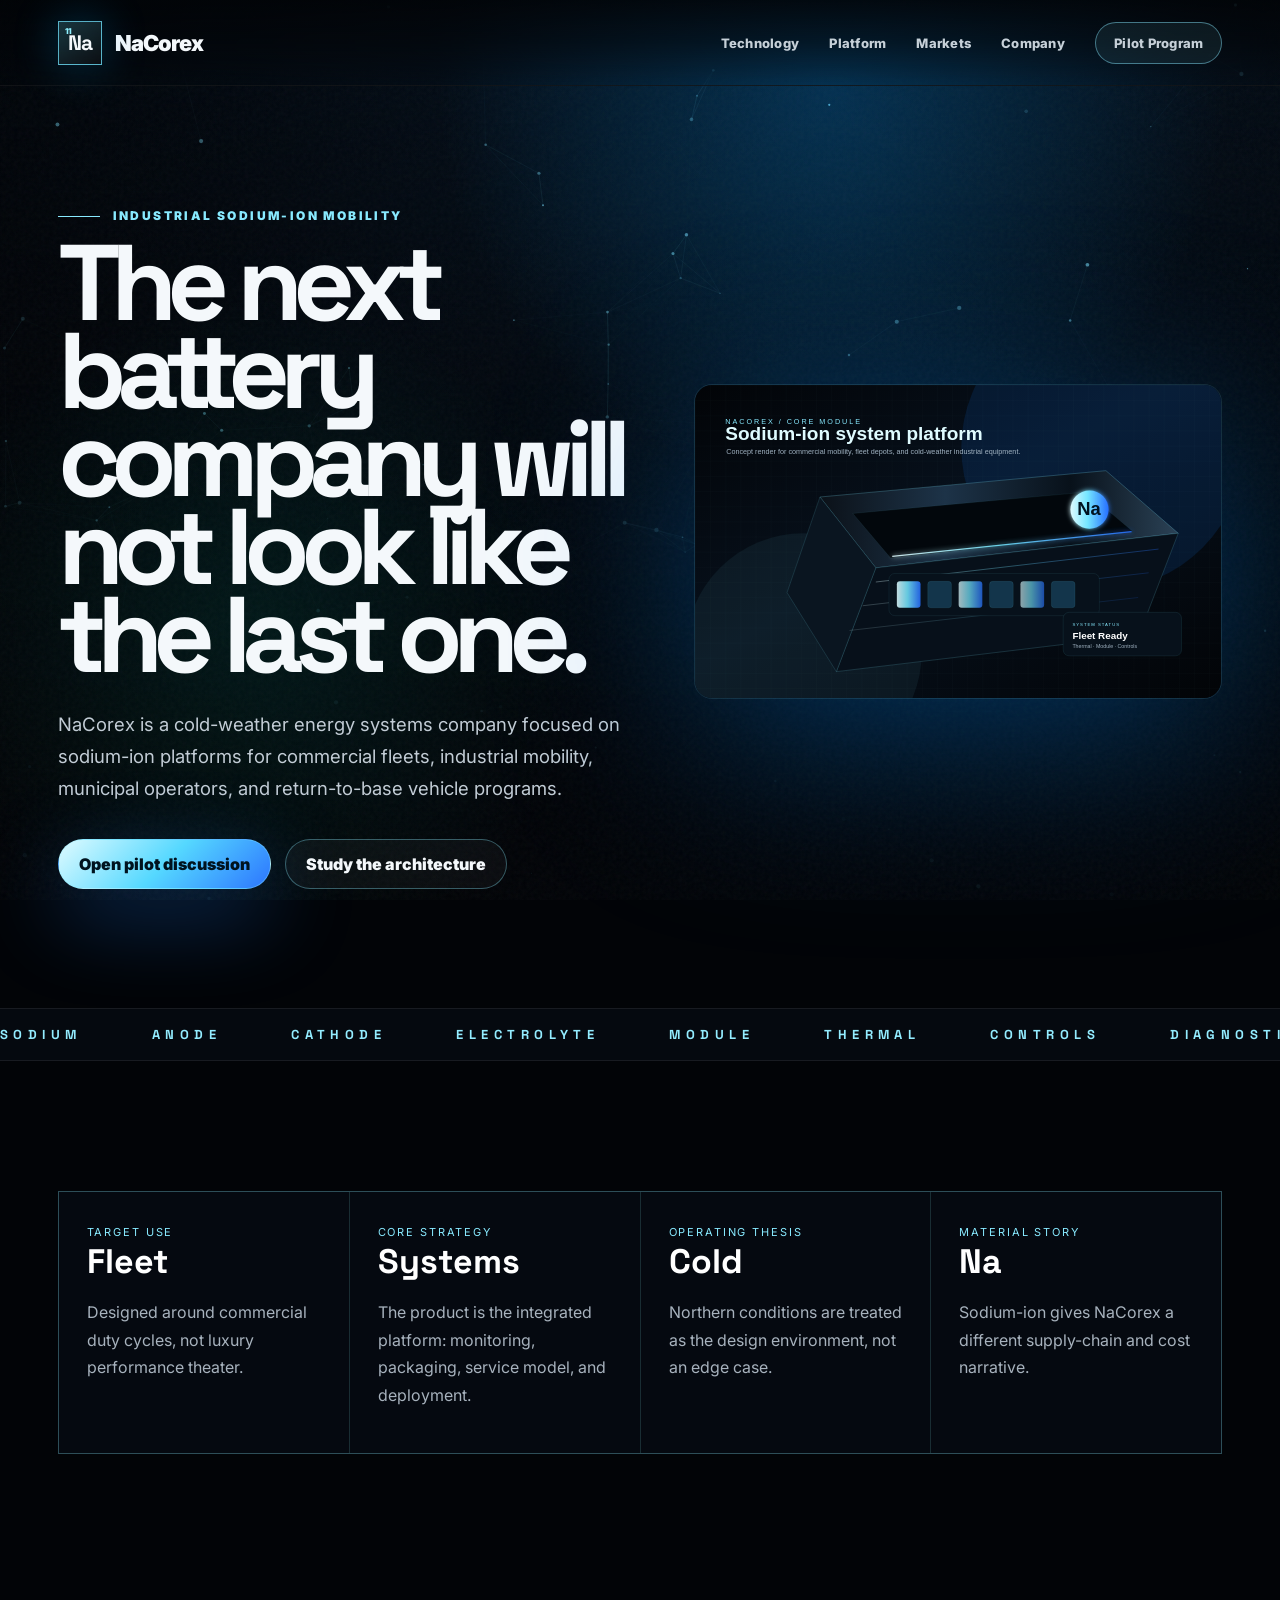
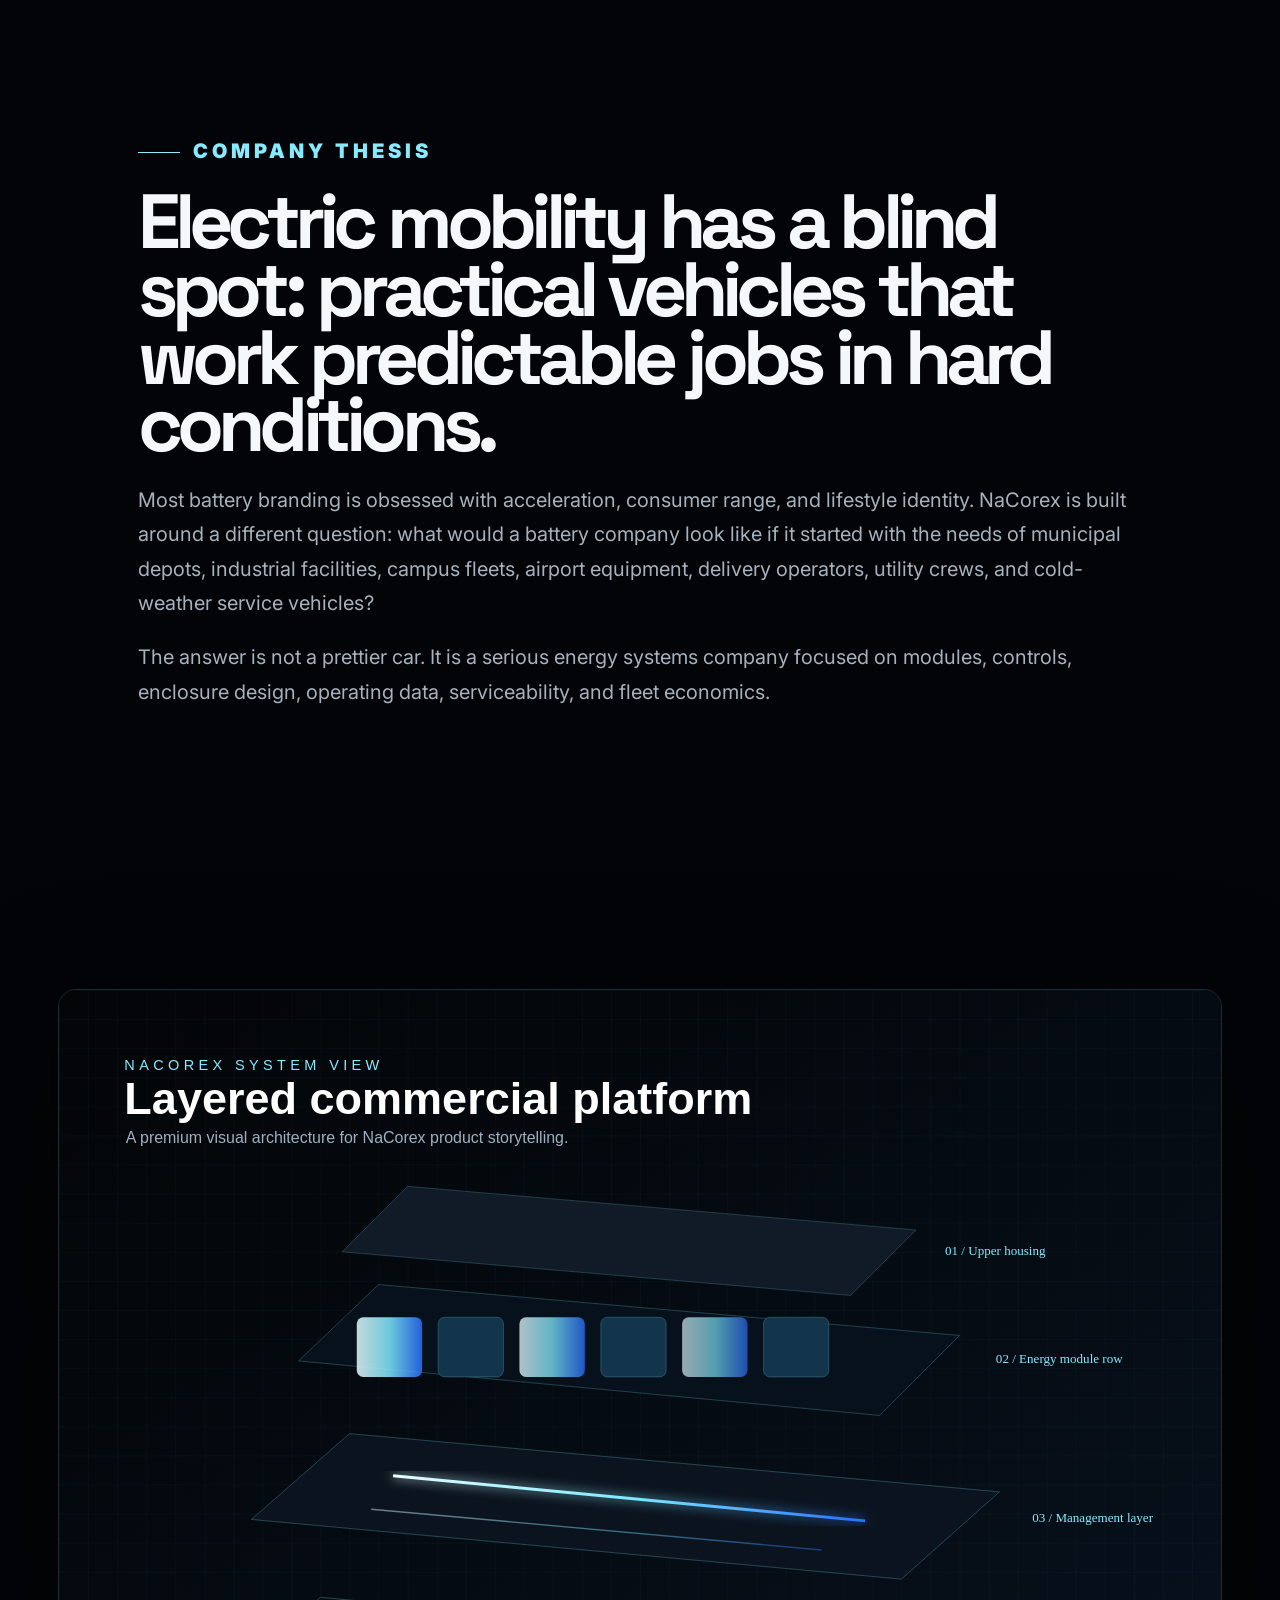
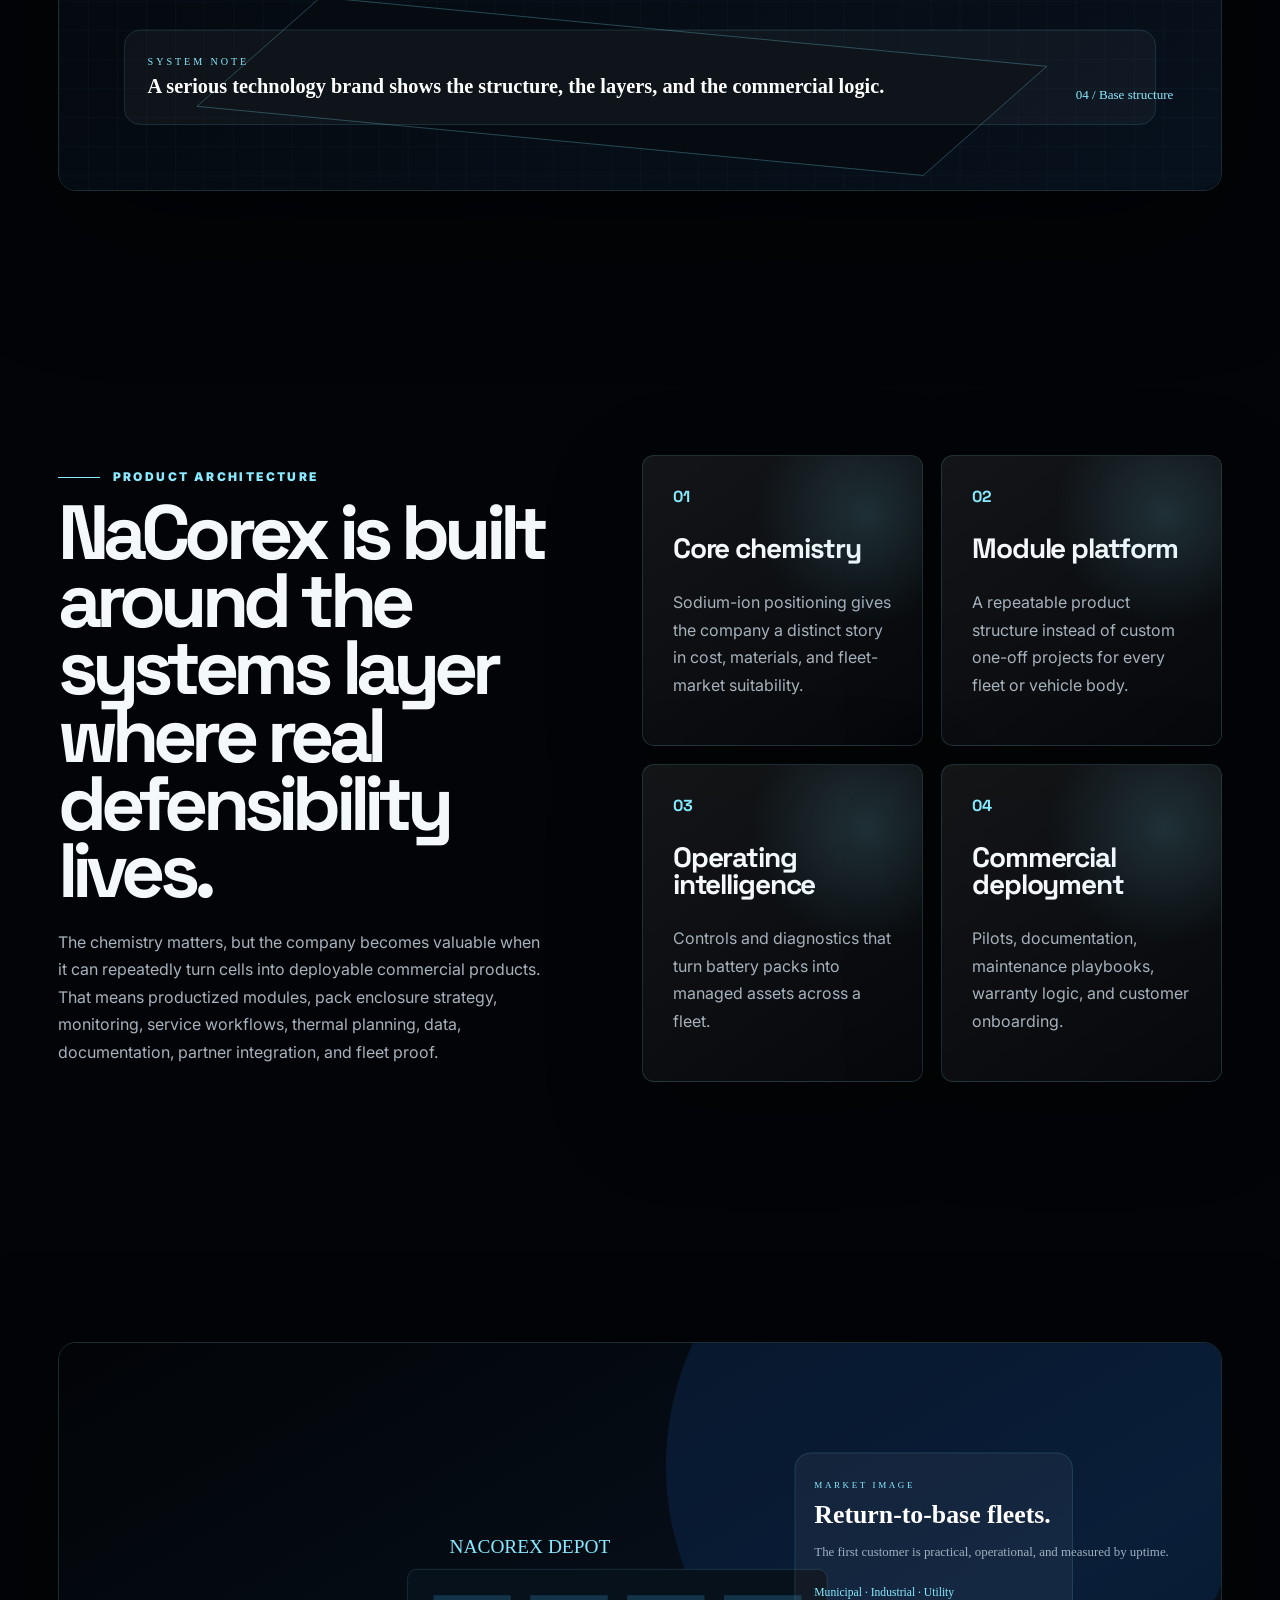
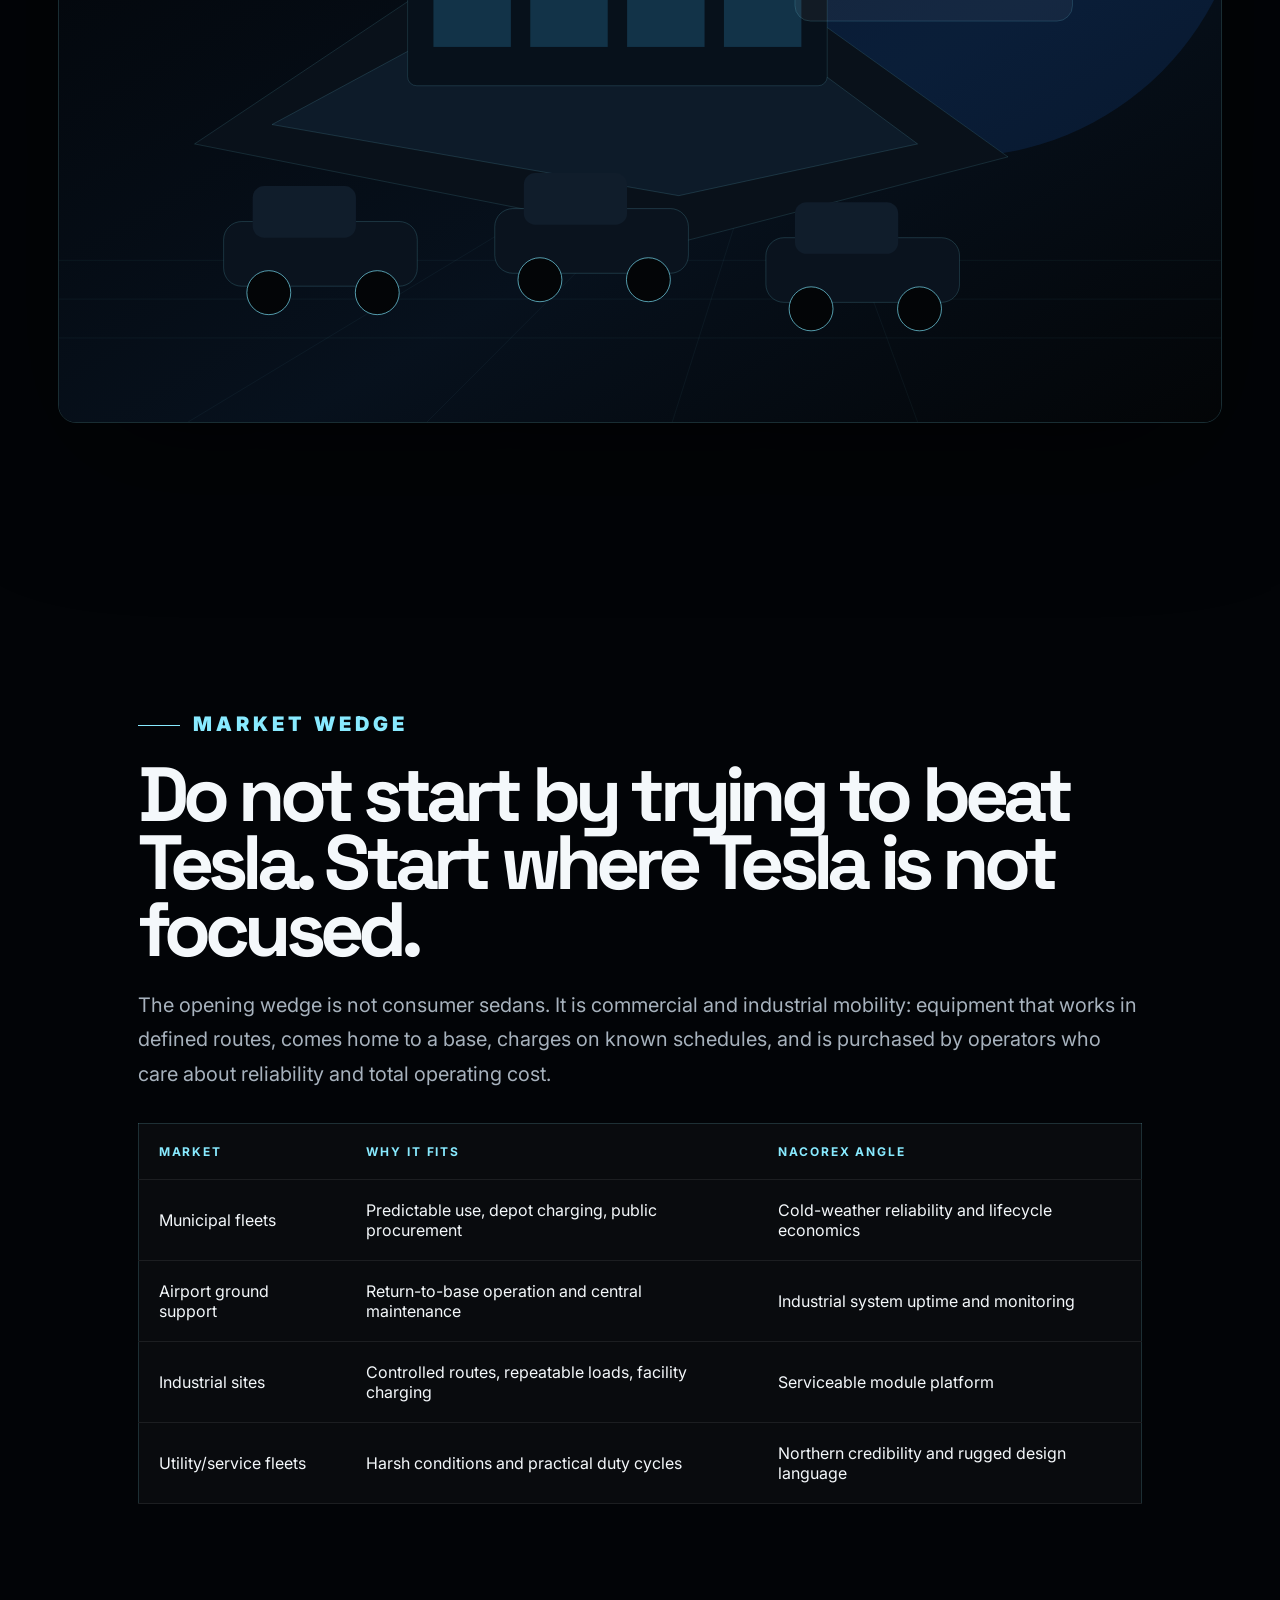
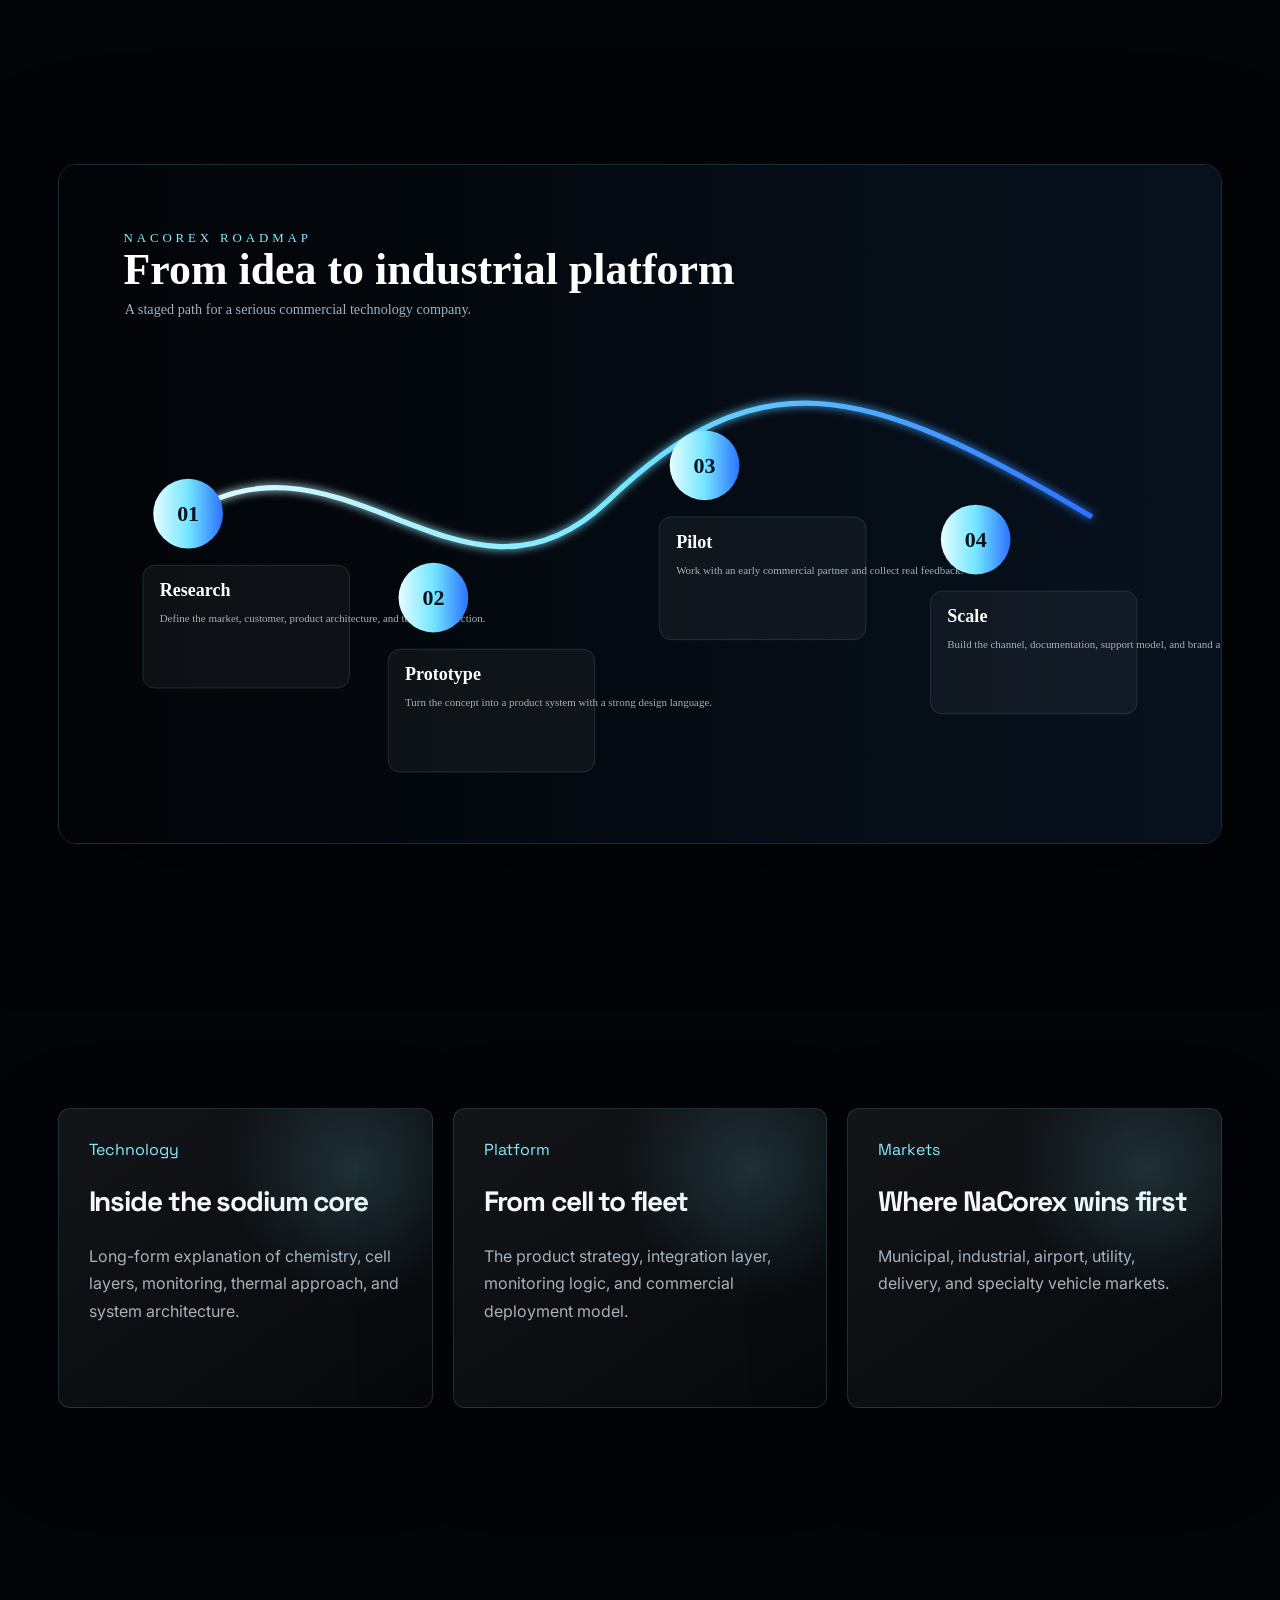
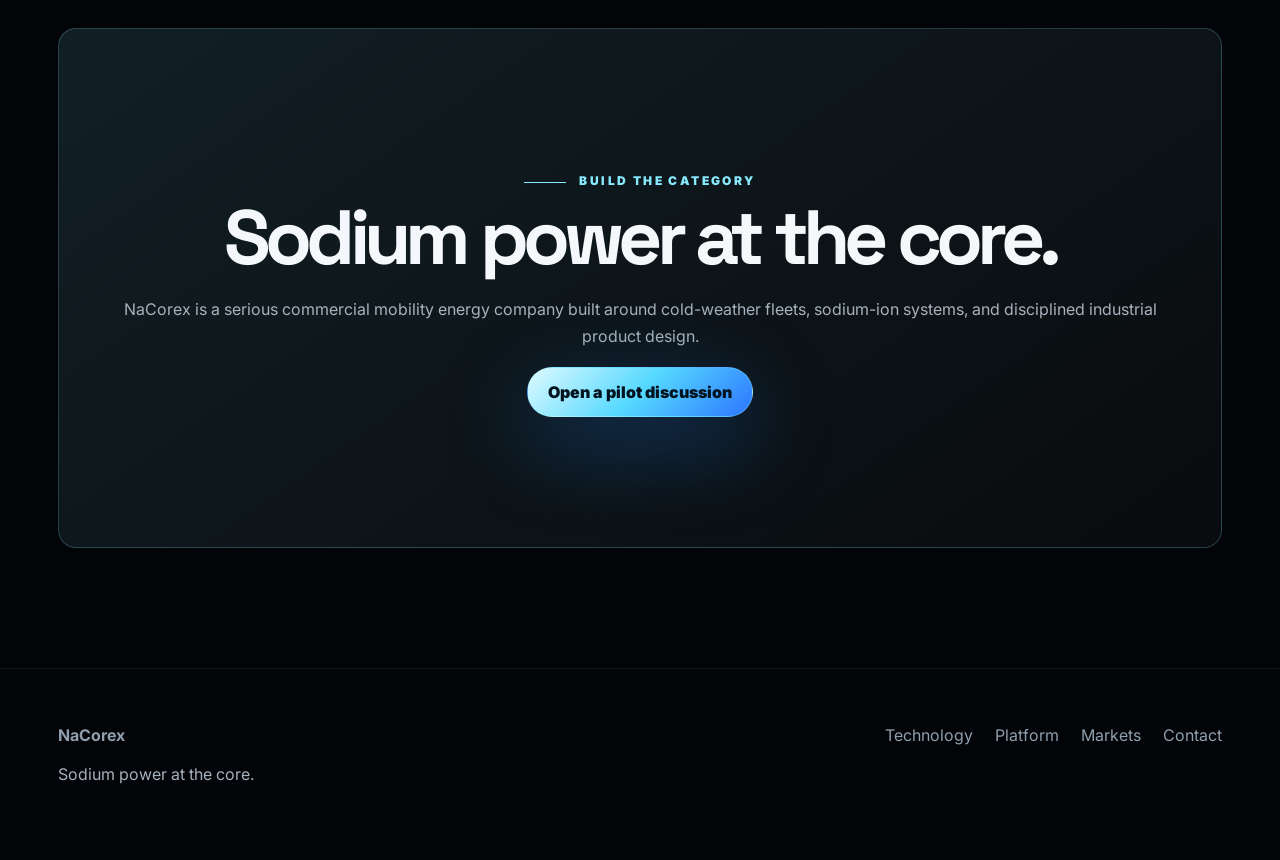
<file: index.html>
<!DOCTYPE html><html lang="en"><head><meta charset="UTF-8"><meta name="viewport" content="width=device-width, initial-scale=1.0"><title>NaCorex | Sodium-Ion Mobility Systems</title><meta name="description" content="NaCorex develops sodium-ion energy systems for commercial mobility, fleet operators, and cold-weather industrial platforms."><link rel="preconnect" href="https://fonts.googleapis.com"><link rel="preconnect" href="https://fonts.gstatic.com" crossorigin><link href="https://fonts.googleapis.com/css2?family=Inter:wght@400;500;600;700;800;900&family=Space+Grotesk:wght@500;600;700&display=swap" rel="stylesheet"><link rel="stylesheet" href="assets/css/style.css"></head><body><canvas id="starfield"></canvas><div class="noise"></div><header class="nav"><a class="brand" href="index.html"><span class="na-tile"><small>11</small><strong>Na</strong></span><span>NaCorex</span></a><button class="menu-toggle" data-menu-toggle><span></span><span></span></button><nav data-menu><a href="technology.html">Technology</a><a href="platform.html">Platform</a><a href="markets.html">Markets</a><a href="company.html">Company</a><a class="pill" href="contact.html">Pilot Program</a></nav></header><main><section class="hero mega"><div class="hero-copy reveal"><p class="eyebrow"><span></span>Industrial sodium-ion mobility</p><h1>The next battery company will not look like the last one.</h1><p class="lede">NaCorex is a cold-weather energy systems company focused on sodium-ion platforms for commercial fleets, industrial mobility, municipal operators, and return-to-base vehicle programs.</p><div class="actions"><a class="btn primary" href="contact.html">Open pilot discussion</a><a class="btn ghost" href="technology.html">Study the architecture</a></div></div><div class="hero-machine reveal delay-1"><img src="assets/img/nacorex-hero-module.svg" alt="NaCorex futuristic sodium-ion module concept" style="width:100%;max-width:780px;filter:drop-shadow(0 40px 100px rgba(0,140,255,.35));border:1px solid rgba(136,234,255,.12);border-radius:18px"></div></section><section class="marquee"><div><span>SODIUM</span><span>ANODE</span><span>CATHODE</span><span>ELECTROLYTE</span><span>MODULE</span><span>THERMAL</span><span>CONTROLS</span><span>DIAGNOSTICS</span><span>FLEET DATA</span></div></section><section class="section"><div class="data-wall reveal"><div><span>Target use</span><strong>Fleet</strong><p>Designed around commercial duty cycles, not luxury performance theater.</p></div><div><span>Core strategy</span><strong>Systems</strong><p>The product is the integrated platform: monitoring, packaging, service model, and deployment.</p></div><div><span>Operating thesis</span><strong>Cold</strong><p>Northern conditions are treated as the design environment, not an edge case.</p></div><div><span>Material story</span><strong>Na</strong><p>Sodium-ion gives NaCorex a different supply-chain and cost narrative.</p></div></div></section><section class="section editorial reveal"><p class="eyebrow"><span></span>Company thesis</p><h2>Electric mobility has a blind spot: practical vehicles that work predictable jobs in hard conditions.</h2><p>Most battery branding is obsessed with acceleration, consumer range, and lifestyle identity. NaCorex is built around a different question: what would a battery company look like if it started with the needs of municipal depots, industrial facilities, campus fleets, airport equipment, delivery operators, utility crews, and cold-weather service vehicles?</p><p>The answer is not a prettier car. It is a serious energy systems company focused on modules, controls, enclosure design, operating data, serviceability, and fleet economics.</p></section><section class="section reveal"><img src="assets/img/exploded-pack-architecture.svg" alt="Exploded NaCorex platform architecture" style="width:100%;border:1px solid rgba(136,234,255,.18);border-radius:18px;box-shadow:0 40px 140px rgba(0,0,0,.45)"></section><section class="section split"><div class="section-copy reveal"><p class="eyebrow"><span></span>Product architecture</p><h2>NaCorex is built around the systems layer where real defensibility lives.</h2><p>The chemistry matters, but the company becomes valuable when it can repeatedly turn cells into deployable commercial products. That means productized modules, pack enclosure strategy, monitoring, service workflows, thermal planning, data, documentation, partner integration, and fleet proof.</p></div><div class="glass-grid reveal delay-1"><article><strong>01</strong><h3>Core chemistry</h3><p>Sodium-ion positioning gives the company a distinct story in cost, materials, and fleet-market suitability.</p></article><article><strong>02</strong><h3>Module platform</h3><p>A repeatable product structure instead of custom one-off projects for every fleet or vehicle body.</p></article><article><strong>03</strong><h3>Operating intelligence</h3><p>Controls and diagnostics that turn battery packs into managed assets across a fleet.</p></article><article><strong>04</strong><h3>Commercial deployment</h3><p>Pilots, documentation, maintenance playbooks, warranty logic, and customer onboarding.</p></article></div></section><section class="section reveal"><img src="assets/img/fleet-depot-night.svg" alt="NaCorex fleet depot at night" style="width:100%;border:1px solid rgba(136,234,255,.18);border-radius:18px;box-shadow:0 40px 140px rgba(0,0,0,.45)"></section><section class="section editorial reveal"><p class="eyebrow"><span></span>Market wedge</p><h2>Do not start by trying to beat Tesla. Start where Tesla is not focused.</h2><p>The opening wedge is not consumer sedans. It is commercial and industrial mobility: equipment that works in defined routes, comes home to a base, charges on known schedules, and is purchased by operators who care about reliability and total operating cost.</p><table class="comparison"><thead><tr><th>Market</th><th>Why it fits</th><th>NaCorex angle</th></tr></thead><tbody><tr><td>Municipal fleets</td><td>Predictable use, depot charging, public procurement</td><td>Cold-weather reliability and lifecycle economics</td></tr><tr><td>Airport ground support</td><td>Return-to-base operation and central maintenance</td><td>Industrial system uptime and monitoring</td></tr><tr><td>Industrial sites</td><td>Controlled routes, repeatable loads, facility charging</td><td>Serviceable module platform</td></tr><tr><td>Utility/service fleets</td><td>Harsh conditions and practical duty cycles</td><td>Northern credibility and rugged design language</td></tr></tbody></table></section><section class="section reveal"><img src="assets/img/technology-roadmap.svg" alt="NaCorex technology roadmap" style="width:100%;border:1px solid rgba(136,234,255,.18);border-radius:18px;box-shadow:0 40px 140px rgba(0,0,0,.45)"></section><section class="section pages-preview"><a href="technology.html" class="page-card reveal"><span>Technology</span><h3>Inside the sodium core</h3><p>Long-form explanation of chemistry, cell layers, monitoring, thermal approach, and system architecture.</p></a><a href="platform.html" class="page-card reveal delay-1"><span>Platform</span><h3>From cell to fleet</h3><p>The product strategy, integration layer, monitoring logic, and commercial deployment model.</p></a><a href="markets.html" class="page-card reveal delay-2"><span>Markets</span><h3>Where NaCorex wins first</h3><p>Municipal, industrial, airport, utility, delivery, and specialty vehicle markets.</p></a></section><section class="section cta reveal"><p class="eyebrow"><span></span>Build the category</p><h2>Sodium power at the core.</h2><p>NaCorex is a serious commercial mobility energy company built around cold-weather fleets, sodium-ion systems, and disciplined industrial product design.</p><a class="btn primary" href="contact.html">Open a pilot discussion</a></section></main><footer class="footer"><div><strong>NaCorex</strong><p>Sodium power at the core.</p></div><nav><a href="technology.html">Technology</a><a href="platform.html">Platform</a><a href="markets.html">Markets</a><a href="contact.html">Contact</a></nav></footer><script src="assets/js/main.js"></script></body></html>
</file>
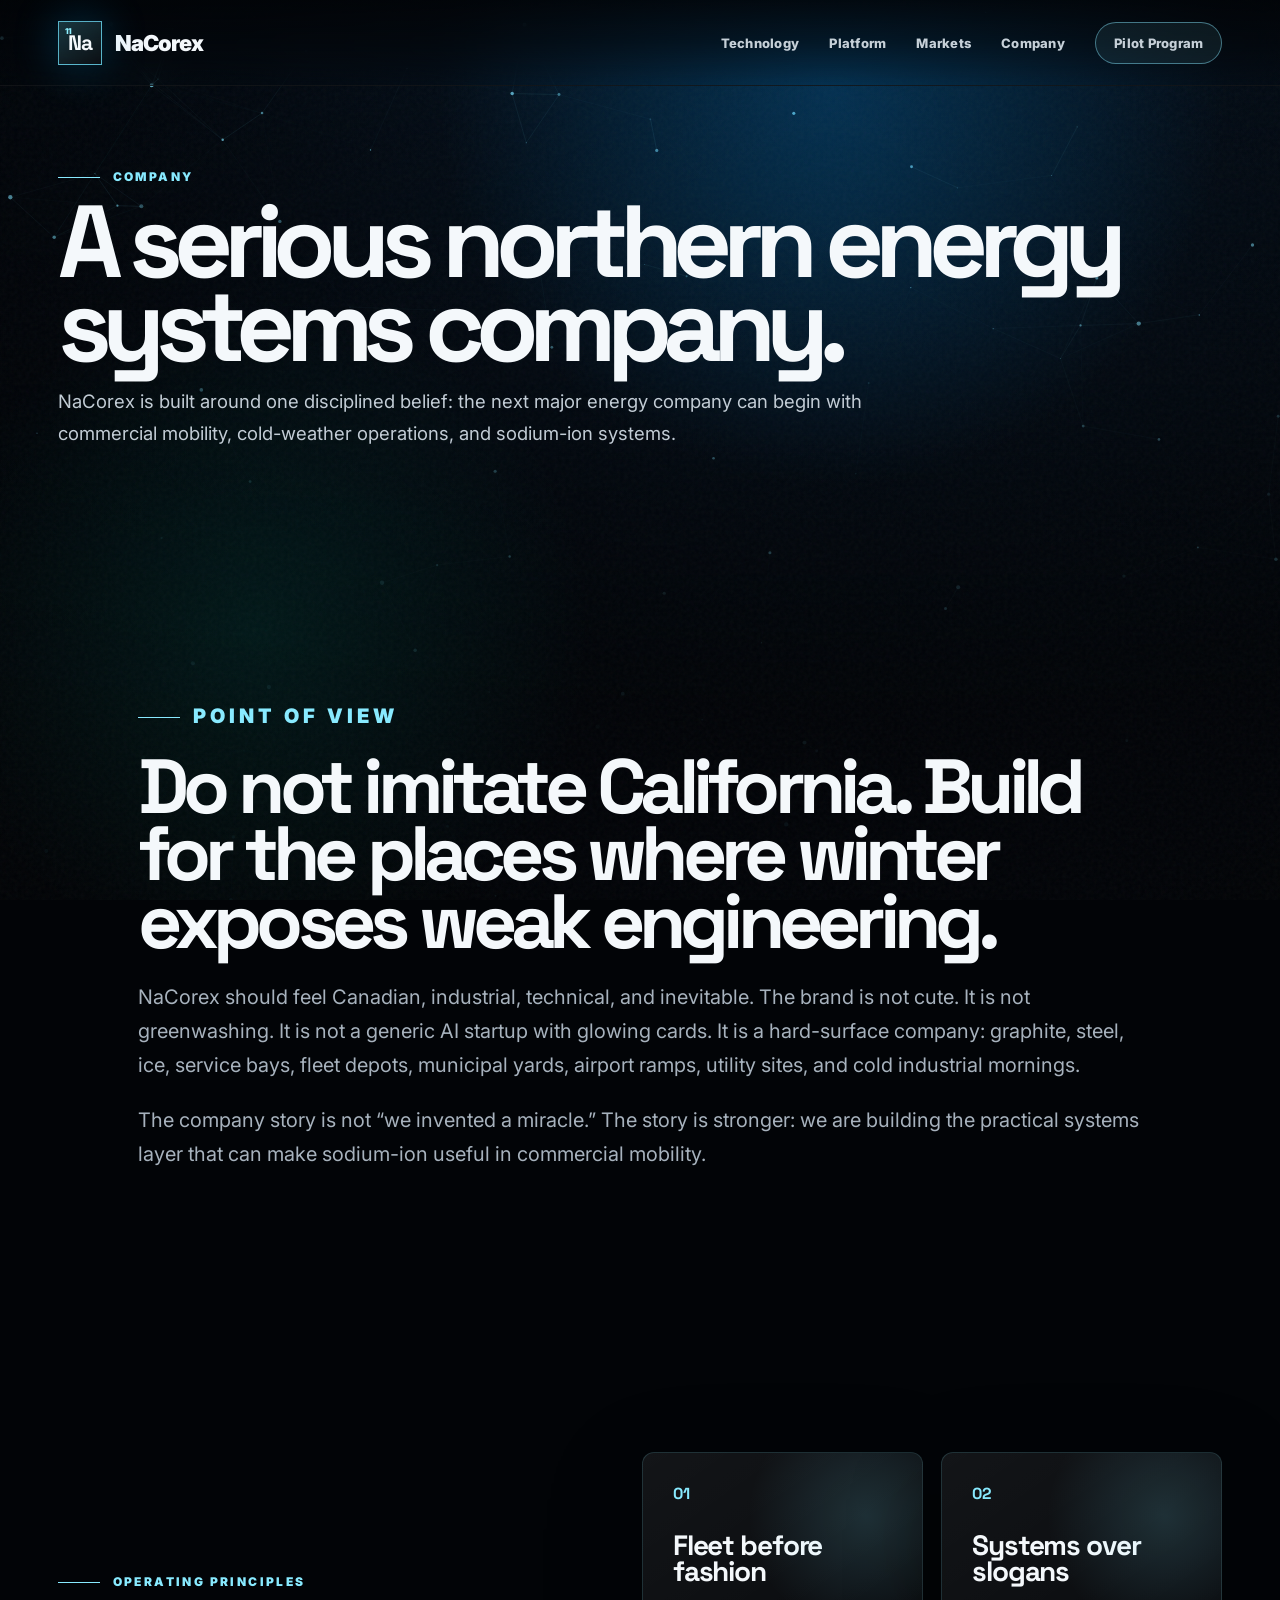
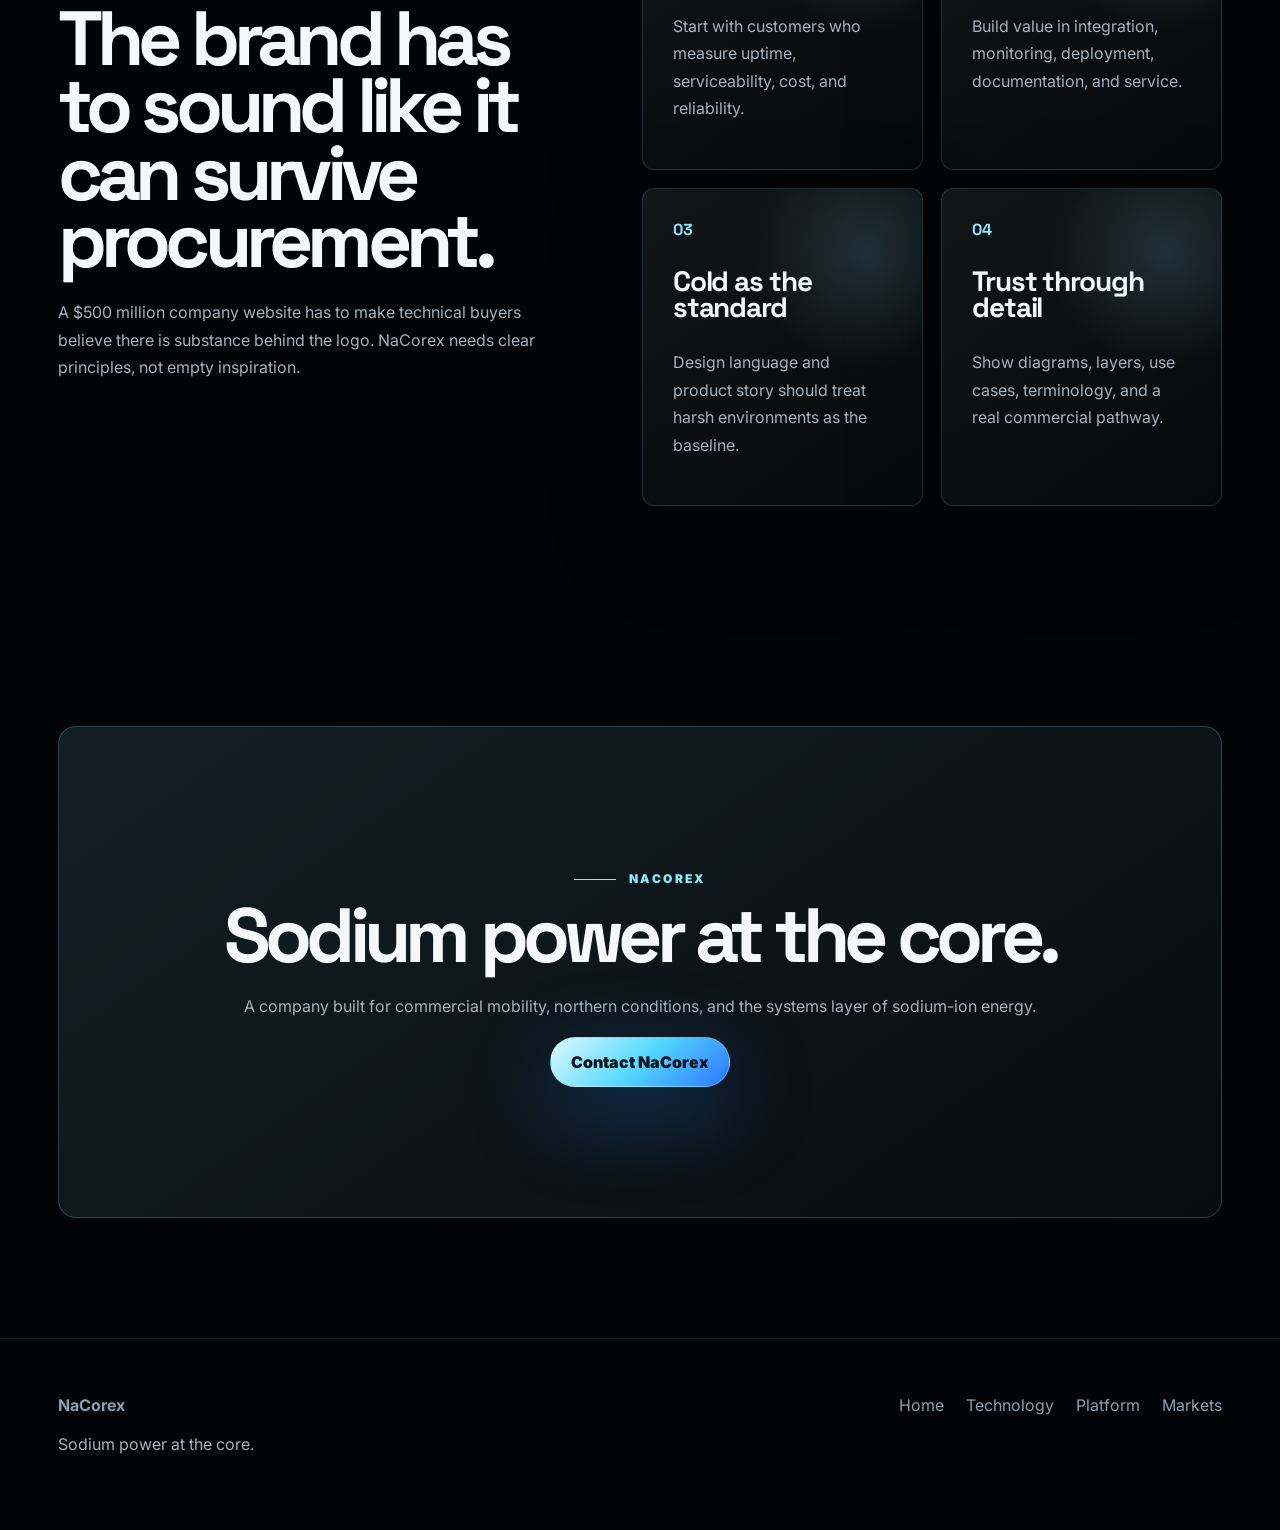
<file: company.html>
<!DOCTYPE html><html lang="en"><head><meta charset="UTF-8"><meta name="viewport" content="width=device-width, initial-scale=1.0"><title>Company | NaCorex</title><link rel="preconnect" href="https://fonts.googleapis.com"><link rel="preconnect" href="https://fonts.gstatic.com" crossorigin><link href="https://fonts.googleapis.com/css2?family=Inter:wght@400;500;600;700;800;900&family=Space+Grotesk:wght@500;600;700&display=swap" rel="stylesheet"><link rel="stylesheet" href="assets/css/style.css"></head><body><canvas id="starfield"></canvas><div class="noise"></div><header class="nav"><a class="brand" href="index.html"><span class="na-tile"><small>11</small><strong>Na</strong></span><span>NaCorex</span></a><button class="menu-toggle" data-menu-toggle><span></span><span></span></button><nav data-menu><a href="technology.html">Technology</a><a href="platform.html">Platform</a><a href="markets.html">Markets</a><a href="company.html">Company</a><a class="pill" href="contact.html">Pilot Program</a></nav></header><main><section class="subhero reveal"><p class="eyebrow"><span></span>Company</p><h1>A serious northern energy systems company.</h1><p class="lede">NaCorex is built around one disciplined belief: the next major energy company can begin with commercial mobility, cold-weather operations, and sodium-ion systems.</p></section><section class="section editorial reveal"><p class="eyebrow"><span></span>Point of view</p><h2>Do not imitate California. Build for the places where winter exposes weak engineering.</h2><p>NaCorex should feel Canadian, industrial, technical, and inevitable. The brand is not cute. It is not greenwashing. It is not a generic AI startup with glowing cards. It is a hard-surface company: graphite, steel, ice, service bays, fleet depots, municipal yards, airport ramps, utility sites, and cold industrial mornings.</p><p>The company story is not “we invented a miracle.” The story is stronger: we are building the practical systems layer that can make sodium-ion useful in commercial mobility.</p></section><section class="section split"><div class="section-copy reveal"><p class="eyebrow"><span></span>Operating principles</p><h2>The brand has to sound like it can survive procurement.</h2><p>A $500 million company website has to make technical buyers believe there is substance behind the logo. NaCorex needs clear principles, not empty inspiration.</p></div><div class="glass-grid reveal delay-1"><article><strong>01</strong><h3>Fleet before fashion</h3><p>Start with customers who measure uptime, serviceability, cost, and reliability.</p></article><article><strong>02</strong><h3>Systems over slogans</h3><p>Build value in integration, monitoring, deployment, documentation, and service.</p></article><article><strong>03</strong><h3>Cold as the standard</h3><p>Design language and product story should treat harsh environments as the baseline.</p></article><article><strong>04</strong><h3>Trust through detail</h3><p>Show diagrams, layers, use cases, terminology, and a real commercial pathway.</p></article></div></section><section class="section cta reveal"><p class="eyebrow"><span></span>NaCorex</p><h2>Sodium power at the core.</h2><p>A company built for commercial mobility, northern conditions, and the systems layer of sodium-ion energy.</p><a class="btn primary" href="contact.html">Contact NaCorex</a></section></main><footer class="footer"><div><strong>NaCorex</strong><p>Sodium power at the core.</p></div><nav><a href="index.html">Home</a><a href="technology.html">Technology</a><a href="platform.html">Platform</a><a href="markets.html">Markets</a></nav></footer><script src="assets/js/main.js"></script></body></html>
</file>
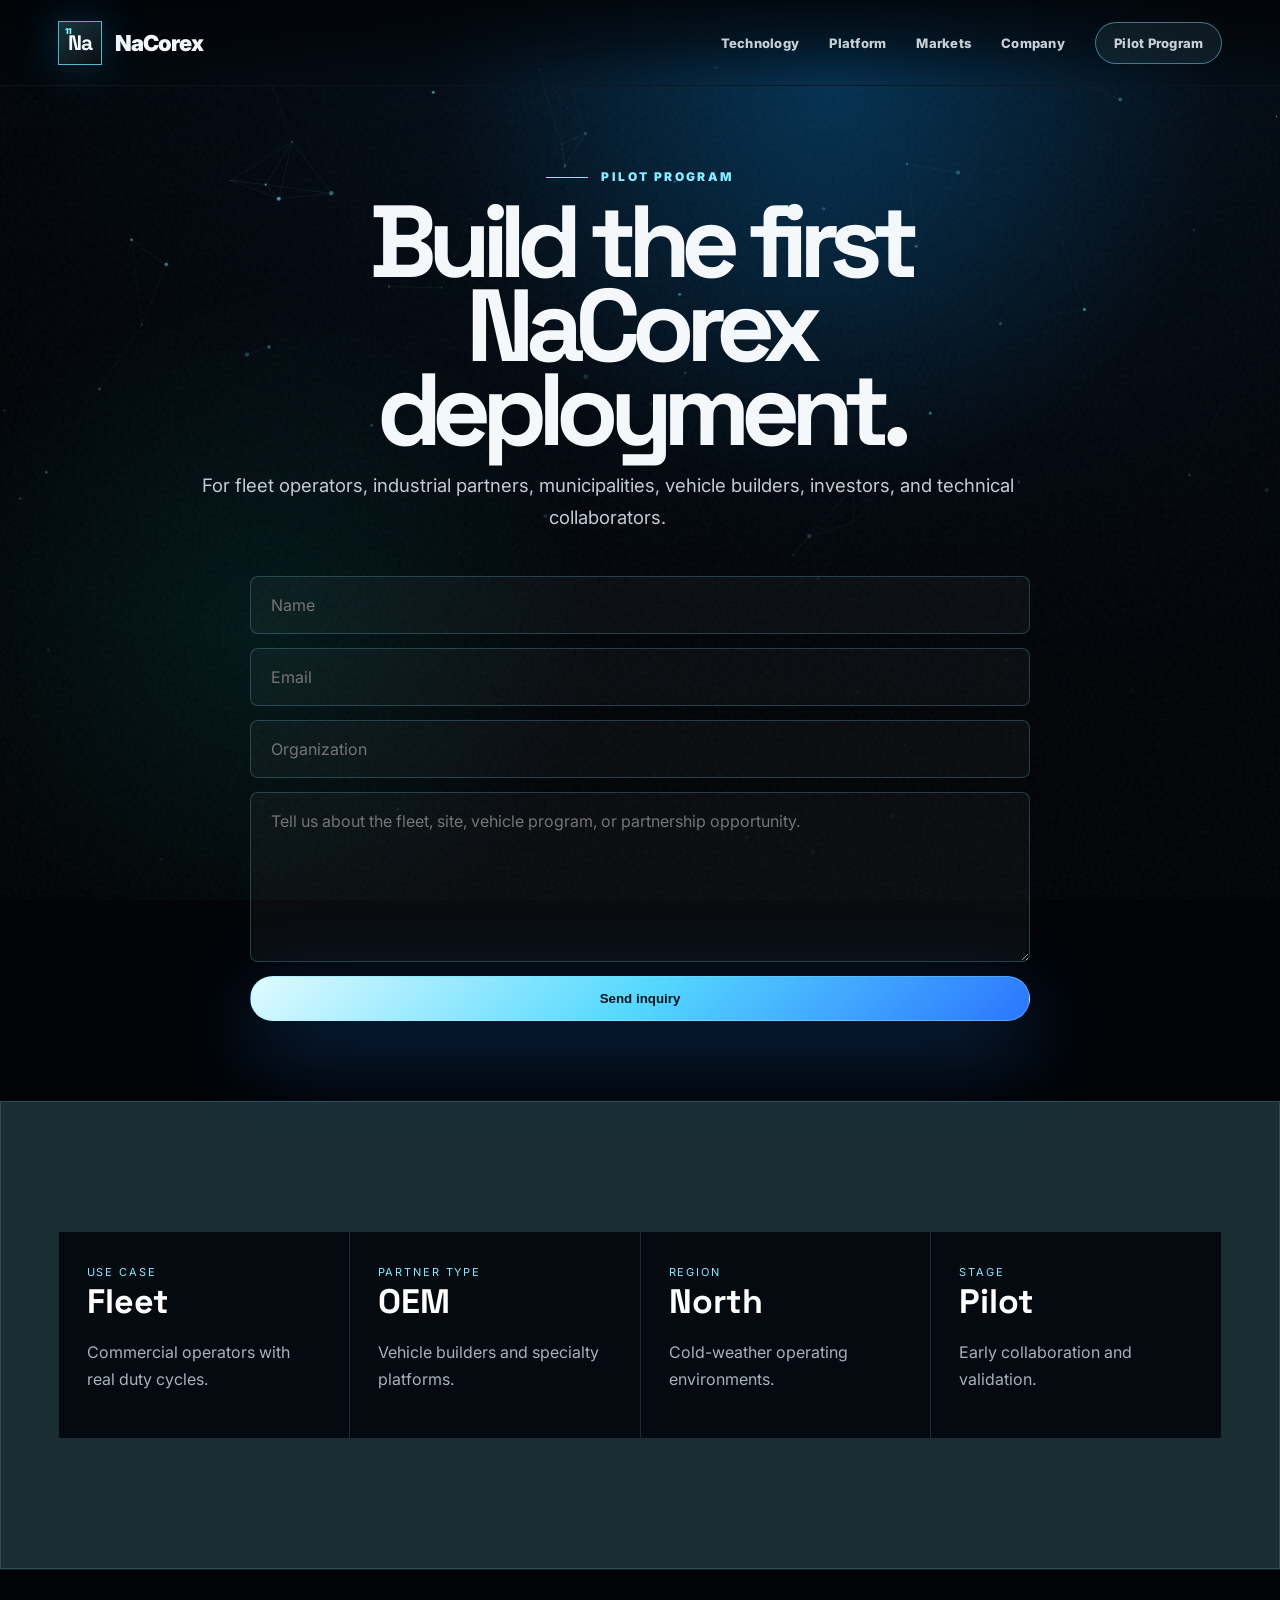
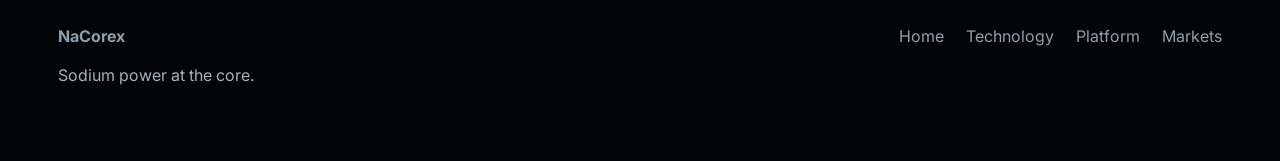
<file: contact.html>
<!DOCTYPE html><html lang="en"><head><meta charset="UTF-8"><meta name="viewport" content="width=device-width, initial-scale=1.0"><title>Contact | NaCorex</title><link rel="preconnect" href="https://fonts.googleapis.com"><link rel="preconnect" href="https://fonts.gstatic.com" crossorigin><link href="https://fonts.googleapis.com/css2?family=Inter:wght@400;500;600;700;800;900&family=Space+Grotesk:wght@500;600;700&display=swap" rel="stylesheet"><link rel="stylesheet" href="assets/css/style.css"></head><body><canvas id="starfield"></canvas><div class="noise"></div><header class="nav"><a class="brand" href="index.html"><span class="na-tile"><small>11</small><strong>Na</strong></span><span>NaCorex</span></a><button class="menu-toggle" data-menu-toggle><span></span><span></span></button><nav data-menu><a href="technology.html">Technology</a><a href="platform.html">Platform</a><a href="markets.html">Markets</a><a href="company.html">Company</a><a class="pill" href="contact.html">Pilot Program</a></nav></header><main><section class="subhero reveal center"><p class="eyebrow"><span></span>Pilot Program</p><h1>Build the first NaCorex deployment.</h1><p class="lede">For fleet operators, industrial partners, municipalities, vehicle builders, investors, and technical collaborators.</p><form class="contact-form" action="mailto:hello@nacorex.com" method="post" enctype="text/plain"><input name="name" placeholder="Name" required><input name="email" type="email" placeholder="Email" required><input name="organization" placeholder="Organization"><textarea name="message" placeholder="Tell us about the fleet, site, vehicle program, or partnership opportunity."></textarea><button class="btn primary" type="submit">Send inquiry</button></form></section><section class="section data-wall reveal"><div><span>Use case</span><strong>Fleet</strong><p>Commercial operators with real duty cycles.</p></div><div><span>Partner type</span><strong>OEM</strong><p>Vehicle builders and specialty platforms.</p></div><div><span>Region</span><strong>North</strong><p>Cold-weather operating environments.</p></div><div><span>Stage</span><strong>Pilot</strong><p>Early collaboration and validation.</p></div></section></main><footer class="footer"><div><strong>NaCorex</strong><p>Sodium power at the core.</p></div><nav><a href="index.html">Home</a><a href="technology.html">Technology</a><a href="platform.html">Platform</a><a href="markets.html">Markets</a></nav></footer><script src="assets/js/main.js"></script></body></html>
</file>
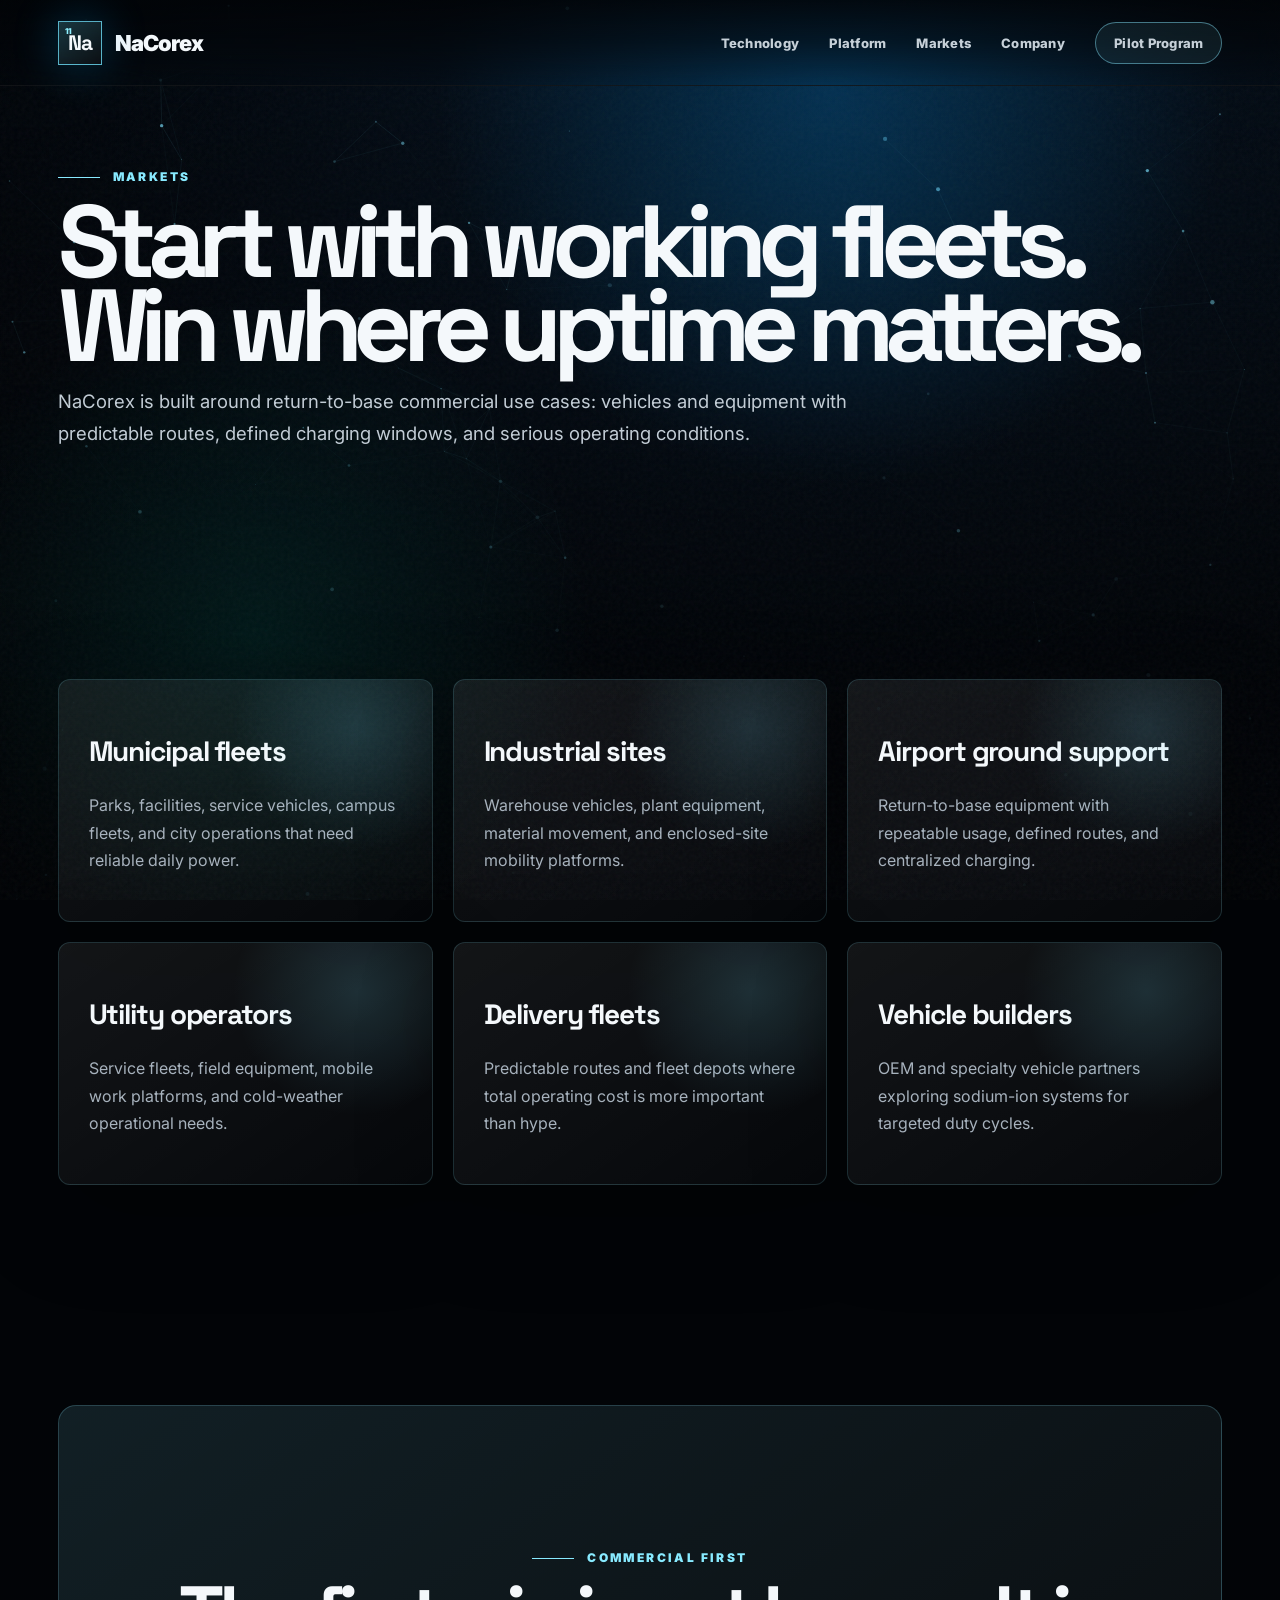
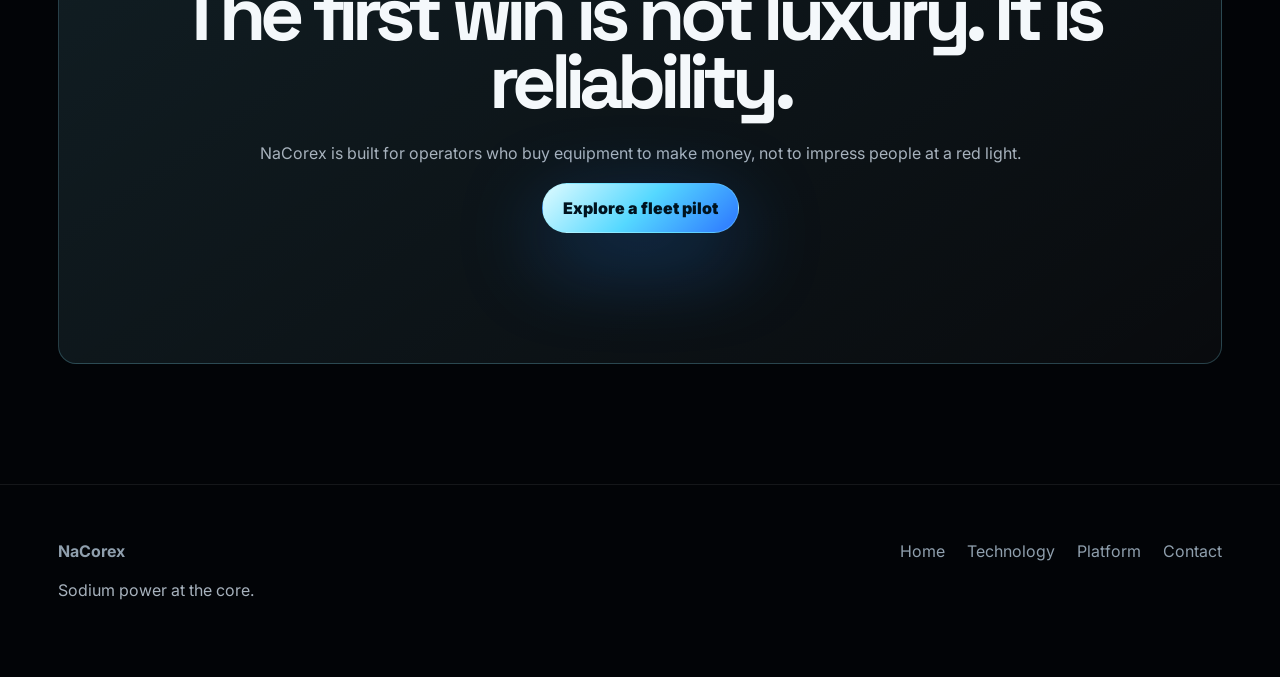
<file: markets.html>
<!DOCTYPE html><html lang="en"><head><meta charset="UTF-8"><meta name="viewport" content="width=device-width, initial-scale=1.0"><title>Markets | NaCorex</title><link rel="preconnect" href="https://fonts.googleapis.com"><link rel="preconnect" href="https://fonts.gstatic.com" crossorigin><link href="https://fonts.googleapis.com/css2?family=Inter:wght@400;500;600;700;800;900&family=Space+Grotesk:wght@500;600;700&display=swap" rel="stylesheet"><link rel="stylesheet" href="assets/css/style.css"></head><body><canvas id="starfield"></canvas><div class="noise"></div><header class="nav"><a class="brand" href="index.html"><span class="na-tile"><small>11</small><strong>Na</strong></span><span>NaCorex</span></a><button class="menu-toggle" data-menu-toggle><span></span><span></span></button><nav data-menu><a href="technology.html">Technology</a><a href="platform.html">Platform</a><a href="markets.html">Markets</a><a href="company.html">Company</a><a class="pill" href="contact.html">Pilot Program</a></nav></header><main><section class="subhero reveal"><p class="eyebrow"><span></span>Markets</p><h1>Start with working fleets. Win where uptime matters.</h1><p class="lede">NaCorex is built around return-to-base commercial use cases: vehicles and equipment with predictable routes, defined charging windows, and serious operating conditions.</p></section><section class="section market-grid"><article class="market-card reveal"><h3>Municipal fleets</h3><p>Parks, facilities, service vehicles, campus fleets, and city operations that need reliable daily power.</p></article><article class="market-card reveal delay-1"><h3>Industrial sites</h3><p>Warehouse vehicles, plant equipment, material movement, and enclosed-site mobility platforms.</p></article><article class="market-card reveal delay-2"><h3>Airport ground support</h3><p>Return-to-base equipment with repeatable usage, defined routes, and centralized charging.</p></article><article class="market-card reveal"><h3>Utility operators</h3><p>Service fleets, field equipment, mobile work platforms, and cold-weather operational needs.</p></article><article class="market-card reveal delay-1"><h3>Delivery fleets</h3><p>Predictable routes and fleet depots where total operating cost is more important than hype.</p></article><article class="market-card reveal delay-2"><h3>Vehicle builders</h3><p>OEM and specialty vehicle partners exploring sodium-ion systems for targeted duty cycles.</p></article></section><section class="section cta reveal"><p class="eyebrow"><span></span>Commercial first</p><h2>The first win is not luxury. It is reliability.</h2><p>NaCorex is built for operators who buy equipment to make money, not to impress people at a red light.</p><a class="btn primary" href="contact.html">Explore a fleet pilot</a></section></main><footer class="footer"><div><strong>NaCorex</strong><p>Sodium power at the core.</p></div><nav><a href="index.html">Home</a><a href="technology.html">Technology</a><a href="platform.html">Platform</a><a href="contact.html">Contact</a></nav></footer><script src="assets/js/main.js"></script></body></html>
</file>
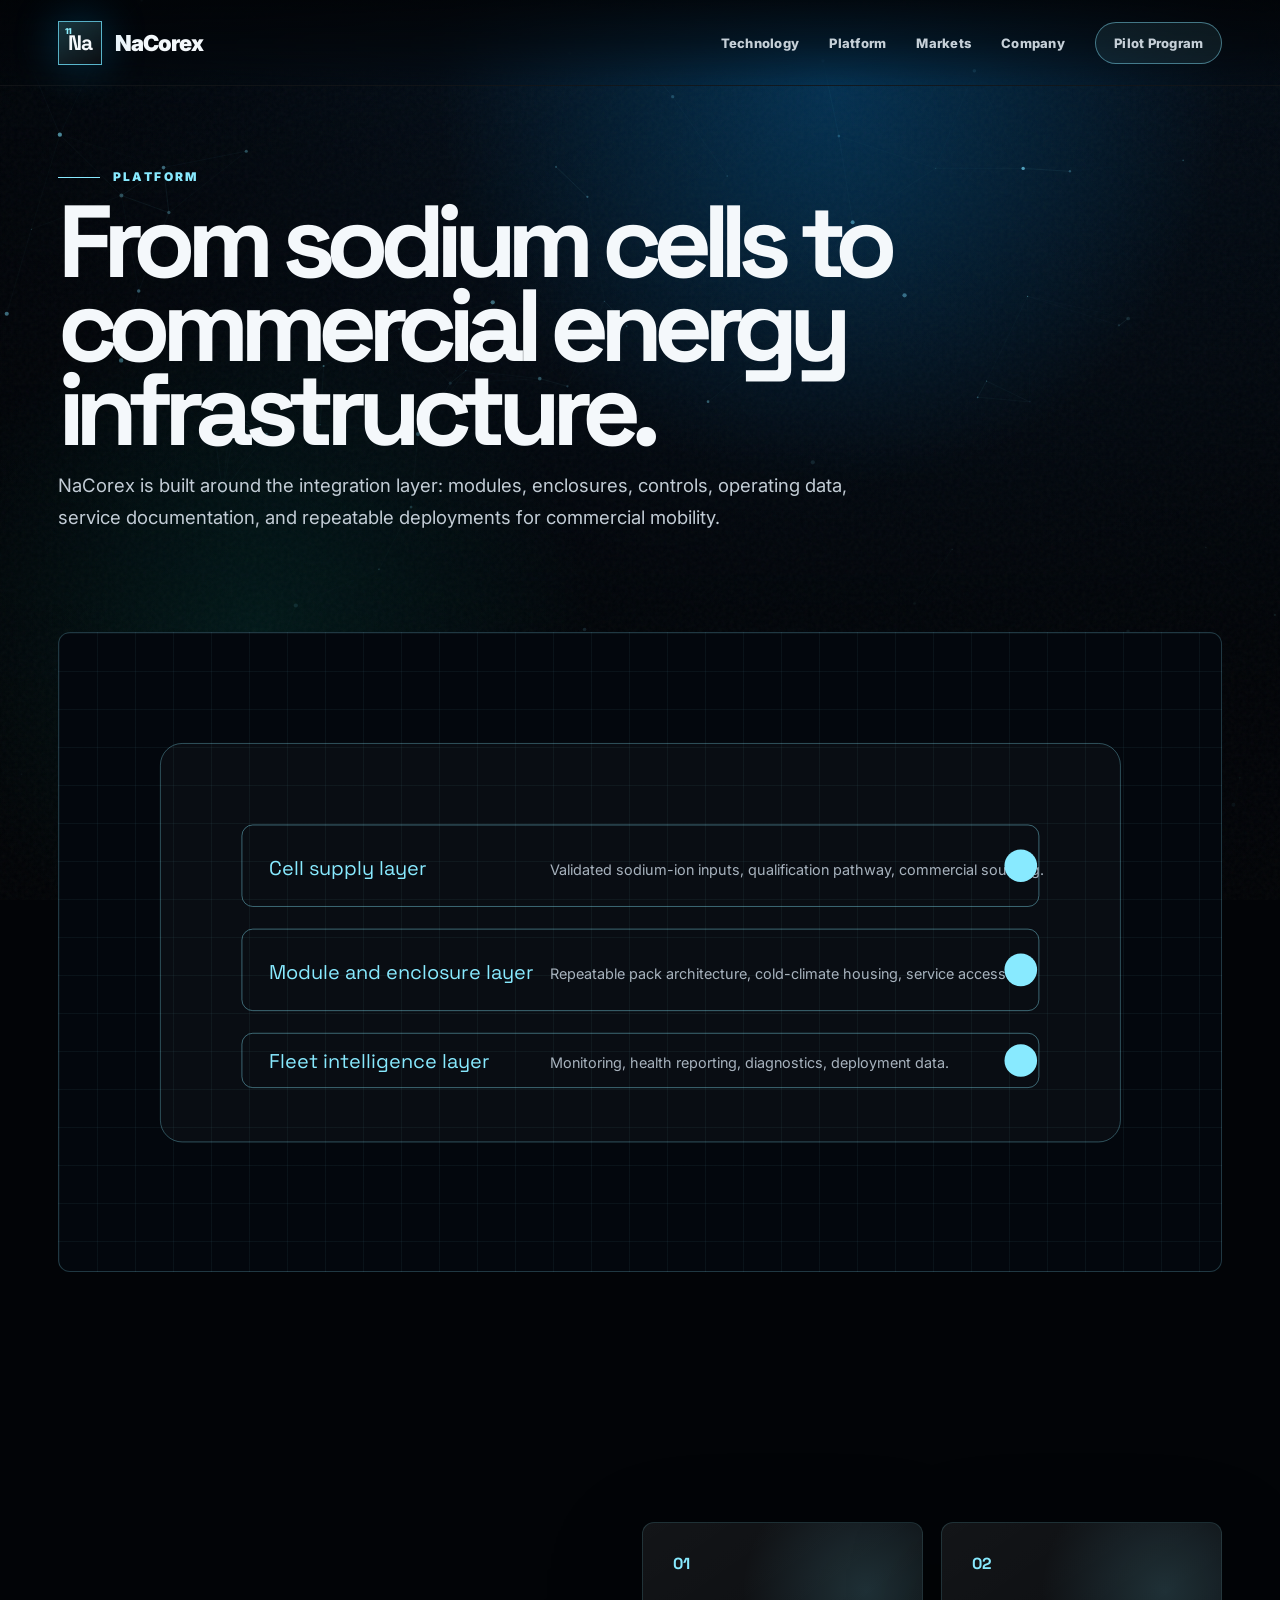
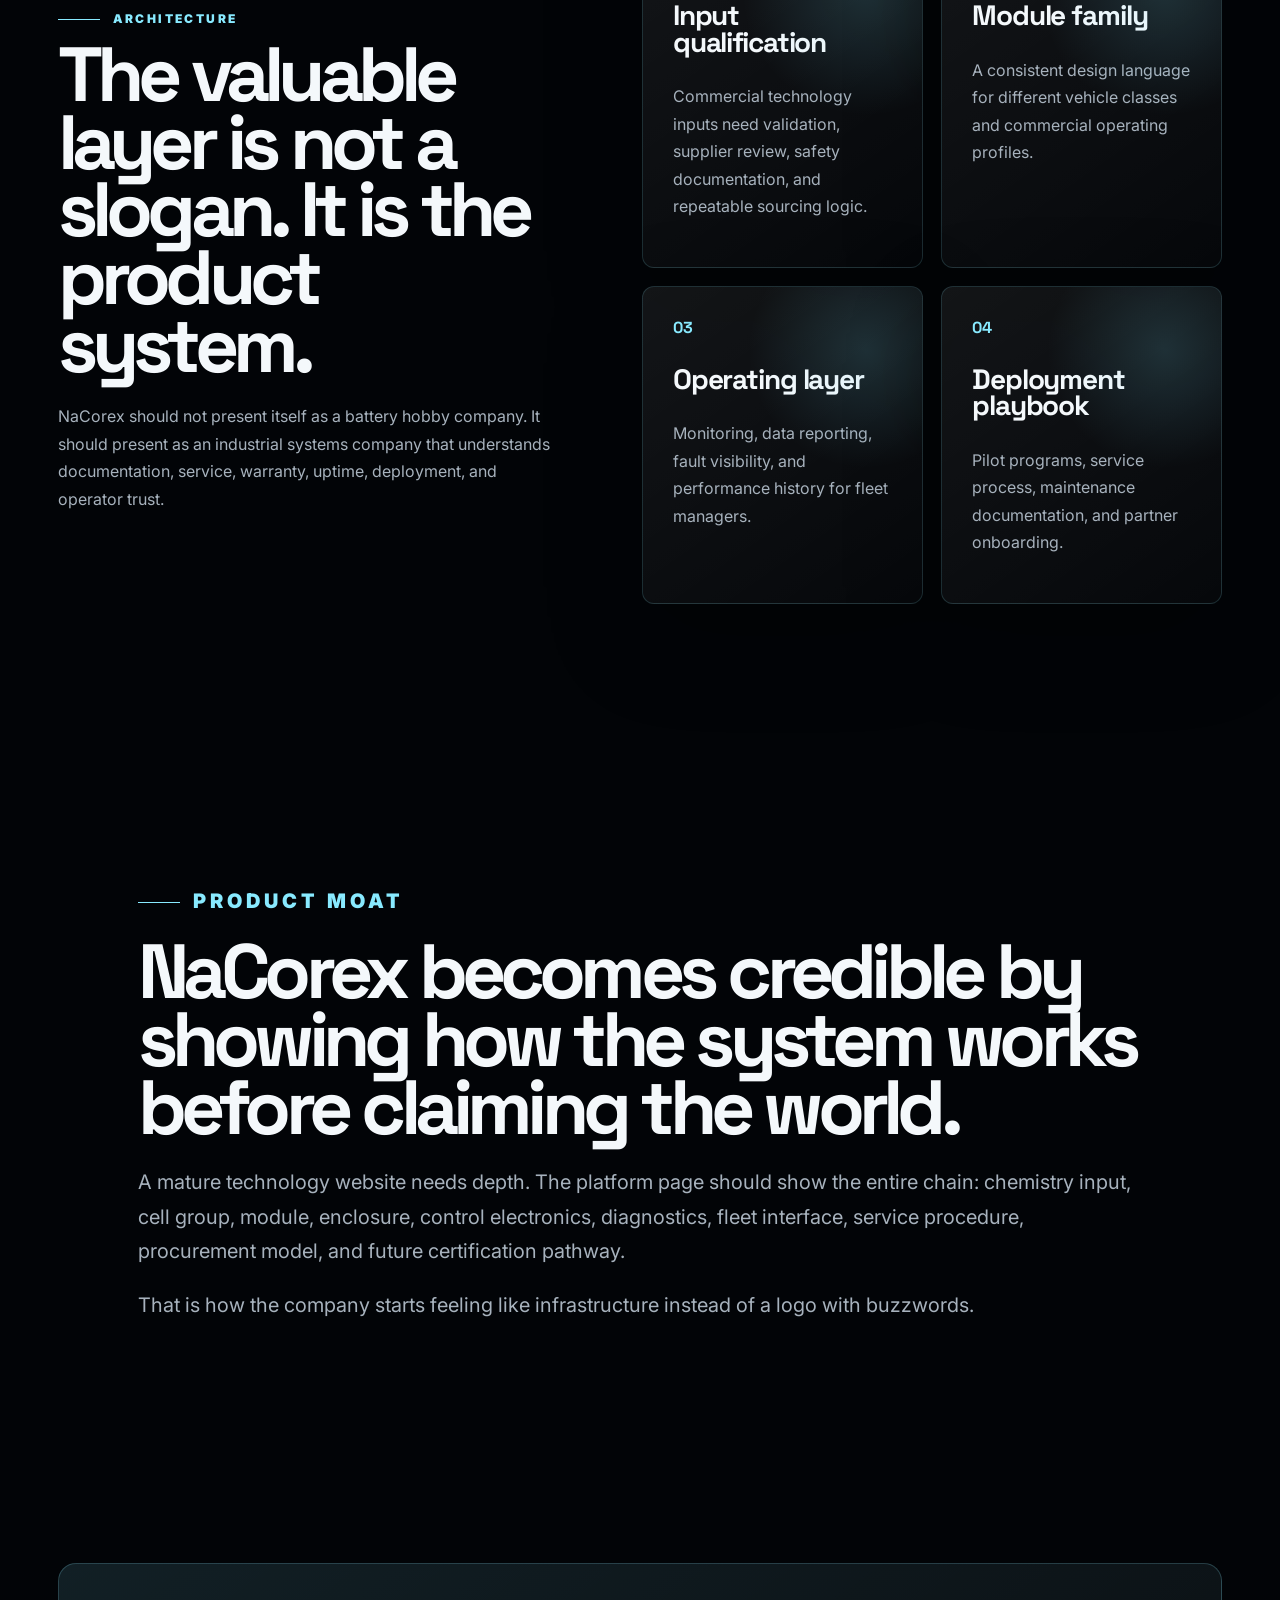
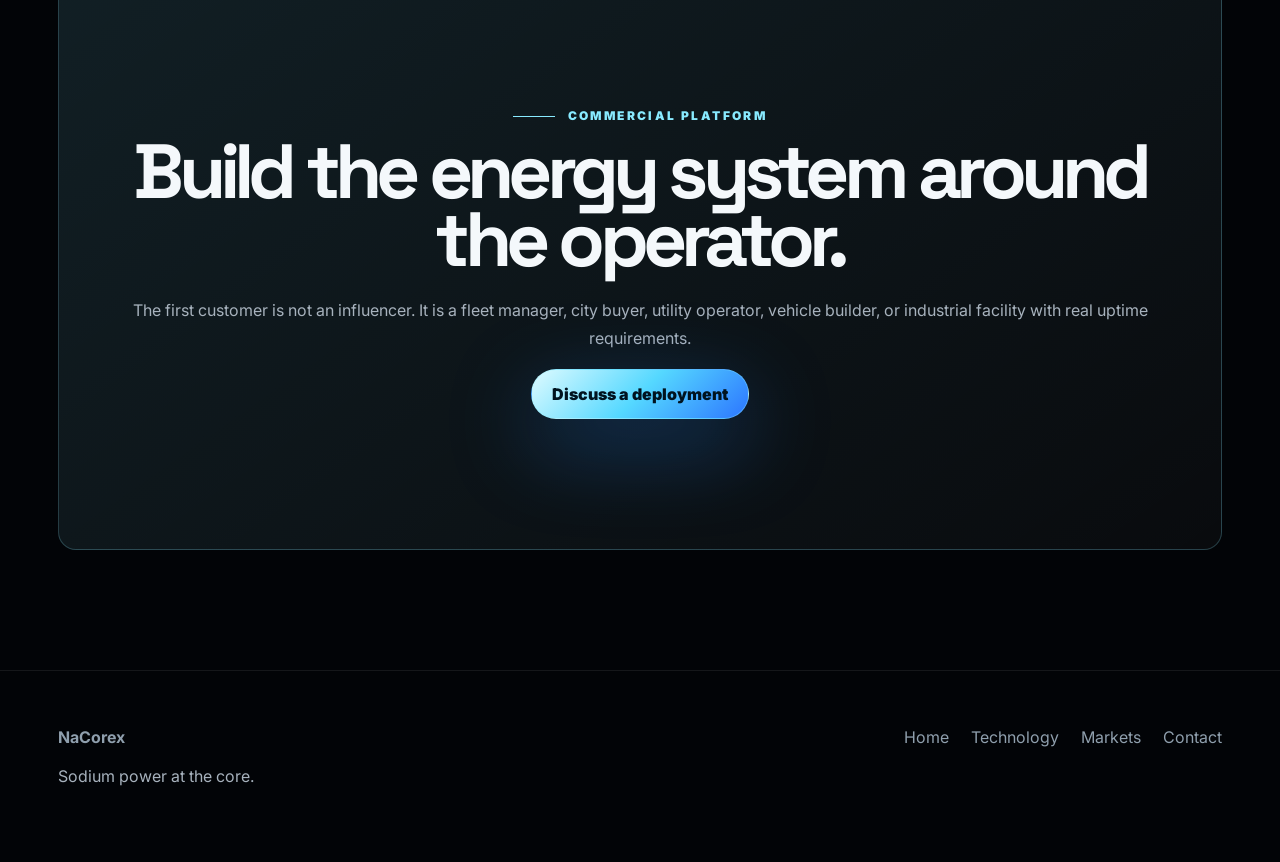
<file: platform.html>
<!DOCTYPE html><html lang="en"><head><meta charset="UTF-8"><meta name="viewport" content="width=device-width, initial-scale=1.0"><title>Platform | NaCorex</title><link rel="preconnect" href="https://fonts.googleapis.com"><link rel="preconnect" href="https://fonts.gstatic.com" crossorigin><link href="https://fonts.googleapis.com/css2?family=Inter:wght@400;500;600;700;800;900&family=Space+Grotesk:wght@500;600;700&display=swap" rel="stylesheet"><link rel="stylesheet" href="assets/css/style.css"></head><body><canvas id="starfield"></canvas><div class="noise"></div><header class="nav"><a class="brand" href="index.html"><span class="na-tile"><small>11</small><strong>Na</strong></span><span>NaCorex</span></a><button class="menu-toggle" data-menu-toggle><span></span><span></span></button><nav data-menu><a href="technology.html">Technology</a><a href="platform.html">Platform</a><a href="markets.html">Markets</a><a href="company.html">Company</a><a class="pill" href="contact.html">Pilot Program</a></nav></header><main><section class="subhero reveal"><p class="eyebrow"><span></span>Platform</p><h1>From sodium cells to commercial energy infrastructure.</h1><p class="lede">NaCorex is built around the integration layer: modules, enclosures, controls, operating data, service documentation, and repeatable deployments for commercial mobility.</p></section><section class="blueprint reveal"><svg viewBox="0 0 1200 620"><rect x="70" y="80" width="1060" height="440" rx="24" fill="rgba(255,255,255,.025)" stroke="rgba(136,234,255,.35)"/><g fill="none" stroke="rgba(136,234,255,.45)"><rect x="160" y="170" width="880" height="90" rx="12"/><rect x="160" y="285" width="880" height="90" rx="12"/><rect x="160" y="400" width="880" height="60" rx="12"/></g><g fill="#88eaff" font-family="Space Grotesk" font-size="22"><text x="190" y="225">Cell supply layer</text><text x="190" y="340">Module and enclosure layer</text><text x="190" y="438">Fleet intelligence layer</text></g><g fill="#a7b2bd" font-family="Inter" font-size="16"><text x="500" y="225">Validated sodium-ion inputs, qualification pathway, commercial sourcing.</text><text x="500" y="340">Repeatable pack architecture, cold-climate housing, service access.</text><text x="500" y="438">Monitoring, health reporting, diagnostics, deployment data.</text></g><circle cx="1020" cy="215" r="18" fill="#88eaff"/><circle cx="1020" cy="330" r="18" fill="#88eaff"/><circle cx="1020" cy="430" r="18" fill="#88eaff"/></svg></section><section class="section split"><div class="section-copy reveal"><p class="eyebrow"><span></span>Architecture</p><h2>The valuable layer is not a slogan. It is the product system.</h2><p>NaCorex should not present itself as a battery hobby company. It should present as an industrial systems company that understands documentation, service, warranty, uptime, deployment, and operator trust.</p></div><div class="glass-grid reveal delay-1"><article><strong>01</strong><h3>Input qualification</h3><p>Commercial technology inputs need validation, supplier review, safety documentation, and repeatable sourcing logic.</p></article><article><strong>02</strong><h3>Module family</h3><p>A consistent design language for different vehicle classes and commercial operating profiles.</p></article><article><strong>03</strong><h3>Operating layer</h3><p>Monitoring, data reporting, fault visibility, and performance history for fleet managers.</p></article><article><strong>04</strong><h3>Deployment playbook</h3><p>Pilot programs, service process, maintenance documentation, and partner onboarding.</p></article></div></section><section class="section editorial reveal"><p class="eyebrow"><span></span>Product moat</p><h2>NaCorex becomes credible by showing how the system works before claiming the world.</h2><p>A mature technology website needs depth. The platform page should show the entire chain: chemistry input, cell group, module, enclosure, control electronics, diagnostics, fleet interface, service procedure, procurement model, and future certification pathway.</p><p>That is how the company starts feeling like infrastructure instead of a logo with buzzwords.</p></section><section class="section cta reveal"><p class="eyebrow"><span></span>Commercial platform</p><h2>Build the energy system around the operator.</h2><p>The first customer is not an influencer. It is a fleet manager, city buyer, utility operator, vehicle builder, or industrial facility with real uptime requirements.</p><a class="btn primary" href="contact.html">Discuss a deployment</a></section></main><footer class="footer"><div><strong>NaCorex</strong><p>Sodium power at the core.</p></div><nav><a href="index.html">Home</a><a href="technology.html">Technology</a><a href="markets.html">Markets</a><a href="contact.html">Contact</a></nav></footer><script src="assets/js/main.js"></script></body></html>
</file>
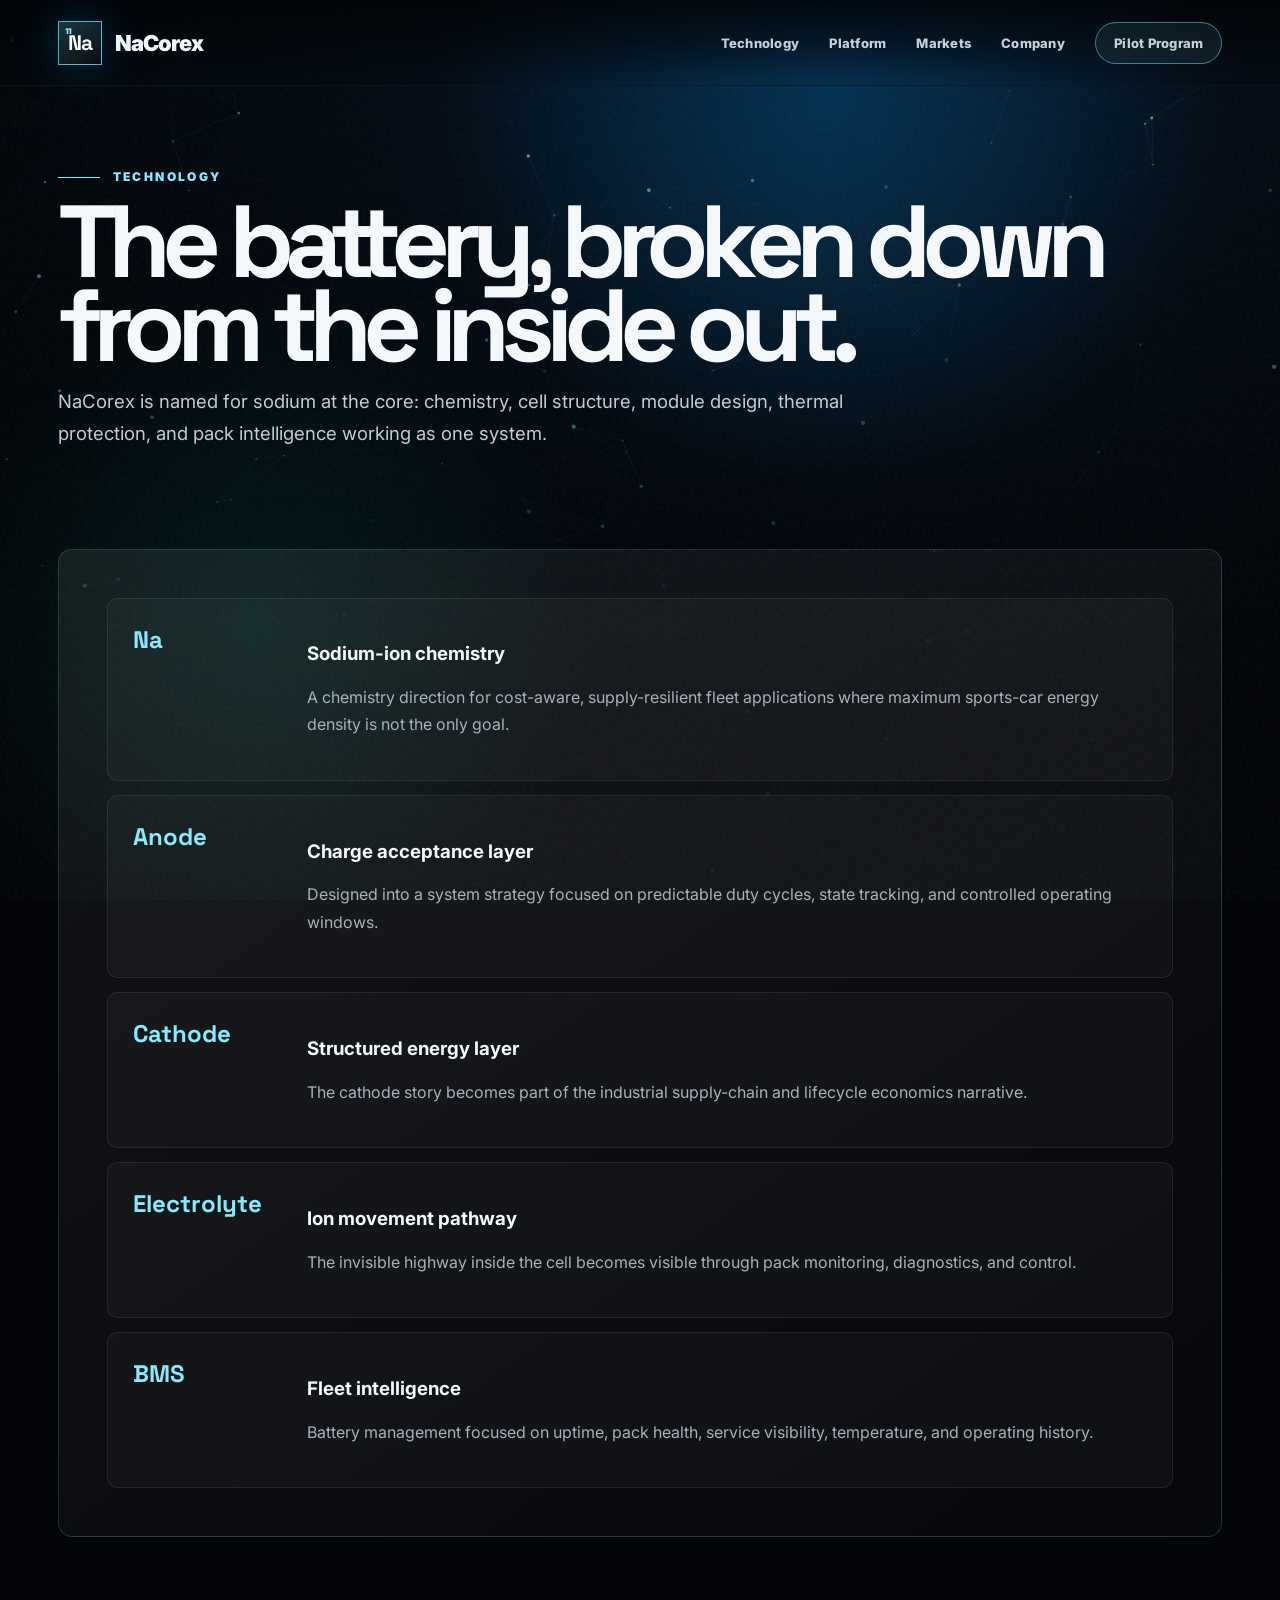
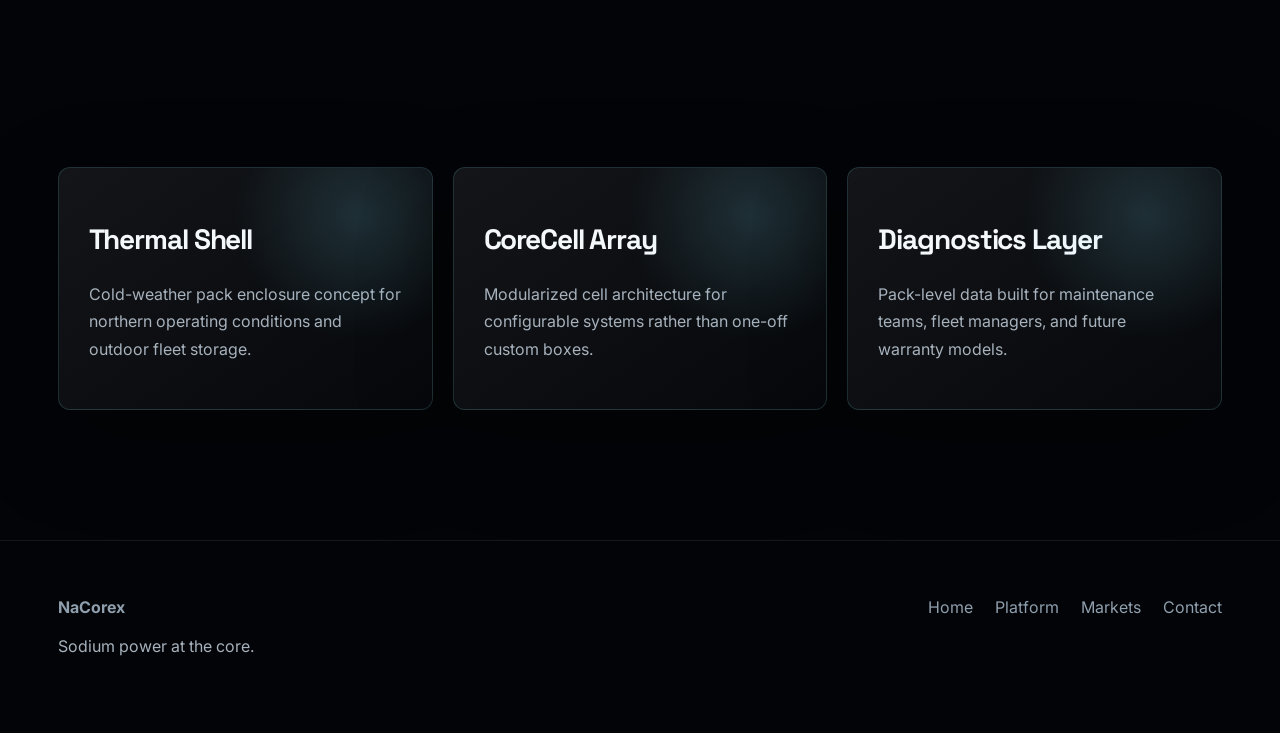
<file: technology.html>
<!DOCTYPE html><html lang="en"><head><meta charset="UTF-8"><meta name="viewport" content="width=device-width, initial-scale=1.0"><title>Technology | NaCorex</title><link rel="preconnect" href="https://fonts.googleapis.com"><link rel="preconnect" href="https://fonts.gstatic.com" crossorigin><link href="https://fonts.googleapis.com/css2?family=Inter:wght@400;500;600;700;800;900&family=Space+Grotesk:wght@500;600;700&display=swap" rel="stylesheet"><link rel="stylesheet" href="assets/css/style.css"></head><body><canvas id="starfield"></canvas><div class="noise"></div><header class="nav"><a class="brand" href="index.html"><span class="na-tile"><small>11</small><strong>Na</strong></span><span>NaCorex</span></a><button class="menu-toggle" data-menu-toggle><span></span><span></span></button><nav data-menu><a href="technology.html">Technology</a><a href="platform.html">Platform</a><a href="markets.html">Markets</a><a href="company.html">Company</a><a class="pill" href="contact.html">Pilot Program</a></nav></header><main><section class="subhero reveal"><p class="eyebrow"><span></span>Technology</p><h1>The battery, broken down from the inside out.</h1><p class="lede">NaCorex is named for sodium at the core: chemistry, cell structure, module design, thermal protection, and pack intelligence working as one system.</p></section><section class="deep-panel reveal"><div class="layers"><div class="layer-row"><strong>Na</strong><div><h3>Sodium-ion chemistry</h3><p>A chemistry direction for cost-aware, supply-resilient fleet applications where maximum sports-car energy density is not the only goal.</p></div></div><div class="layer-row"><strong>Anode</strong><div><h3>Charge acceptance layer</h3><p>Designed into a system strategy focused on predictable duty cycles, state tracking, and controlled operating windows.</p></div></div><div class="layer-row"><strong>Cathode</strong><div><h3>Structured energy layer</h3><p>The cathode story becomes part of the industrial supply-chain and lifecycle economics narrative.</p></div></div><div class="layer-row"><strong>Electrolyte</strong><div><h3>Ion movement pathway</h3><p>The invisible highway inside the cell becomes visible through pack monitoring, diagnostics, and control.</p></div></div><div class="layer-row"><strong>BMS</strong><div><h3>Fleet intelligence</h3><p>Battery management focused on uptime, pack health, service visibility, temperature, and operating history.</p></div></div></div></section><section class="section tech-grid"><article class="tech-card reveal"><h3>Thermal Shell</h3><p>Cold-weather pack enclosure concept for northern operating conditions and outdoor fleet storage.</p></article><article class="tech-card reveal delay-1"><h3>CoreCell Array</h3><p>Modularized cell architecture for configurable systems rather than one-off custom boxes.</p></article><article class="tech-card reveal delay-2"><h3>Diagnostics Layer</h3><p>Pack-level data built for maintenance teams, fleet managers, and future warranty models.</p></article></section></main><footer class="footer"><div><strong>NaCorex</strong><p>Sodium power at the core.</p></div><nav><a href="index.html">Home</a><a href="platform.html">Platform</a><a href="markets.html">Markets</a><a href="contact.html">Contact</a></nav></footer><script src="assets/js/main.js"></script></body></html>
</file>
<file: assets/css/style.css>
*{box-sizing:border-box}html{scroll-behavior:smooth}body{margin:0;background:#020407;color:#f4f8fb;font-family:Inter,system-ui,sans-serif;overflow-x:hidden}a{color:inherit;text-decoration:none}p{line-height:1.72;color:#a7b2bd}#starfield{position:fixed;inset:0;z-index:0}.noise{position:fixed;inset:0;z-index:2;pointer-events:none;opacity:.055;background-image:url("data:image/svg+xml,%3Csvg viewBox='0 0 256 256' xmlns='http://www.w3.org/2000/svg'%3E%3Cfilter id='n'%3E%3CfeTurbulence type='fractalNoise' baseFrequency='.9' numOctaves='4' stitchTiles='stitch'/%3E%3C/filter%3E%3Crect width='256' height='256' filter='url(%23n)' opacity='.7'/%3E%3C/svg%3E")}body:before{content:'';position:fixed;inset:0;z-index:1;pointer-events:none;background:radial-gradient(circle at 65% 10%,rgba(0,157,255,.22),transparent 34%),radial-gradient(circle at 20% 70%,rgba(0,255,220,.08),transparent 28%),linear-gradient(180deg,transparent,rgba(2,4,7,.92) 78%)}.nav{position:fixed;top:0;left:0;right:0;z-index:20;height:86px;display:flex;align-items:center;justify-content:space-between;padding:0 4.5vw;background:linear-gradient(180deg,rgba(2,4,7,.86),rgba(2,4,7,.52),transparent);backdrop-filter:blur(18px);border-bottom:1px solid rgba(255,255,255,.06)}.brand{display:flex;align-items:center;gap:13px;font-weight:900;letter-spacing:-.045em;font-size:22px}.na-tile{width:44px;height:44px;border:1px solid rgba(112,229,255,.75);display:grid;place-items:center;background:linear-gradient(145deg,rgba(106,231,255,.22),rgba(255,255,255,.035));box-shadow:0 0 45px rgba(0,174,255,.28);position:relative}.na-tile small{position:absolute;top:4px;left:6px;font-size:8px;color:#8defff}.na-tile strong{font:900 21px 'Space Grotesk'}.nav nav{display:flex;align-items:center;gap:30px;color:#c6d0d8;font-weight:800;font-size:13px;letter-spacing:.02em}.nav a:hover{color:#fff}.pill{border:1px solid rgba(135,233,255,.45);padding:12px 18px;border-radius:999px;background:rgba(135,233,255,.08)}.menu-toggle{display:none}.hero{position:relative;z-index:3;min-height:112vh;padding:145px 4.5vw 70px;display:grid;grid-template-columns:1.04fr .96fr;gap:5vw;align-items:center}.hero.mega h1{font:700 clamp(58px,8.4vw,142px)/.82 'Space Grotesk';letter-spacing:-.09em;margin:0 0 30px}.lede{font-size:clamp(18px,1.45vw,23px);max-width:820px;color:#c2ccd5}.eyebrow{color:#88eaff;text-transform:uppercase;letter-spacing:.2em;font-size:12px;font-weight:900}.eyebrow span{display:inline-block;width:42px;height:1px;background:#88eaff;margin-right:13px;vertical-align:middle}.actions{display:flex;gap:14px;flex-wrap:wrap;margin-top:34px}.btn{display:inline-flex;align-items:center;justify-content:center;border-radius:999px;padding:14px 20px;border:1px solid rgba(136,234,255,.35);font-weight:900}.btn.primary{background:linear-gradient(135deg,#dffbff,#55d8ff 50%,#2c75ff);color:#00131f;box-shadow:0 26px 85px rgba(34,132,255,.35)}.btn.ghost{background:rgba(255,255,255,.035)}.hero-machine{height:680px;position:relative;display:grid;place-items:center;perspective:1200px}.reactor{width:min(560px,88vw);height:min(560px,88vw);border-radius:50%;display:grid;place-items:center;position:relative;background:radial-gradient(circle,rgba(148,238,255,.28),rgba(30,120,255,.09) 30%,transparent 62%);filter:drop-shadow(0 0 70px rgba(0,157,255,.5))}.reactor:before{content:'';position:absolute;inset:7%;border-radius:50%;background:conic-gradient(from 40deg,transparent,rgba(138,237,255,.23),transparent,rgba(45,120,255,.25),transparent);animation:spin 16s linear infinite}.ring{position:absolute;border-radius:50%;border:1px solid rgba(135,233,255,.34);box-shadow:inset 0 0 40px rgba(135,233,255,.08)}.r1{inset:2%;animation:spin 22s linear infinite}.r2{inset:15%;transform:rotateX(67deg);animation:spin 13s linear infinite reverse}.r3{inset:29%;animation:spin 8s linear infinite}.core{width:132px;height:132px;border-radius:30px;display:grid;place-items:center;background:linear-gradient(145deg,#f8ffff,#73e6ff 48%,#0b62ff);color:#001827;font:900 58px 'Space Grotesk';box-shadow:0 0 90px rgba(126,226,255,.82)}@keyframes spin{to{transform:rotate(360deg)}}.hud{position:absolute;padding:18px 20px;border:1px solid rgba(135,233,255,.23);background:rgba(5,11,18,.68);backdrop-filter:blur(22px);border-radius:22px;box-shadow:0 24px 80px rgba(0,0,0,.42)}.hud span{display:block;color:#88eaff;font-size:10px;text-transform:uppercase;letter-spacing:.18em}.hud strong{display:block;margin-top:6px}.hud-a{top:75px;right:18px}.hud-b{bottom:96px;left:0}.hud-c{bottom:38px;right:80px}.marquee{position:relative;z-index:3;overflow:hidden;border-block:1px solid rgba(255,255,255,.075);background:#05090f}.marquee div{display:flex;gap:70px;white-space:nowrap;animation:marquee 24s linear infinite;padding:17px 0}.marquee span{font:700 13px 'Space Grotesk';letter-spacing:.42em;color:#93ecff}@keyframes marquee{to{transform:translateX(-50%)}}.section{position:relative;z-index:3;padding:130px 4.5vw}.section h2{font:700 clamp(42px,6vw,92px)/.88 'Space Grotesk';letter-spacing:-.075em;margin:0 0 24px}.split{display:grid;grid-template-columns:.92fr 1.08fr;gap:7vw;align-items:center}.section-copy p{max-width:720px}.glass-grid{display:grid;grid-template-columns:1fr 1fr;gap:18px}.glass-grid article,.page-card,.tech-card,.market-card{border:1px solid rgba(135,233,255,.16);background:linear-gradient(145deg,rgba(255,255,255,.07),rgba(255,255,255,.018));border-radius:12px;padding:30px;min-height:230px;box-shadow:0 30px 95px rgba(0,0,0,.3);position:relative;overflow:hidden}.glass-grid article:after,.page-card:after,.tech-card:after,.market-card:after{content:'';position:absolute;inset:0;background:radial-gradient(circle at var(--mx,80%) var(--my,20%),rgba(126,226,255,.22),transparent 35%);opacity:.7;pointer-events:none}.glass-grid strong,.page-card span{color:#88eaff;font-family:'Space Grotesk'}.glass-grid h3,.page-card h3,.tech-card h3,.market-card h3{font:700 28px/.95 'Space Grotesk';letter-spacing:-.04em}.center{text-align:center;margin:auto;max-width:1000px}.showcase{background:linear-gradient(180deg,transparent,#050910 18%,#050910 82%,transparent)}.product-stage{margin-top:70px;display:grid;grid-template-columns:1.2fr .8fr;gap:6vw;align-items:center}.pack-visual{height:520px;position:relative;perspective:1200px}.pack-top{position:absolute;left:4%;right:4%;top:92px;height:160px;background:linear-gradient(135deg,#22384d,#0a121d);border:1px solid rgba(135,233,255,.32);transform:rotateX(58deg) rotateZ(-6deg);border-radius:18px;box-shadow:0 70px 140px rgba(0,0,0,.6),0 0 120px rgba(54,190,255,.22)}.pack-face{position:absolute;left:9%;right:9%;top:235px;height:190px;background:linear-gradient(180deg,#101a27,#03060a);border:1px solid rgba(135,233,255,.24);border-radius:15px;display:grid;grid-template-columns:repeat(8,1fr);gap:9px;padding:22px}.pack-face span{border-radius:7px;background:linear-gradient(180deg,rgba(135,233,255,.24),rgba(45,117,255,.055));border:1px solid rgba(135,233,255,.18);box-shadow:inset 0 0 25px rgba(135,233,255,.12)}.pack-glow{position:absolute;left:18%;right:18%;bottom:30px;height:80px;background:#2cc8ff;filter:blur(70px);opacity:.42}.spec-panel{border-left:1px solid rgba(135,233,255,.22);padding-left:36px}.spec-panel h3{font:700 48px 'Space Grotesk';letter-spacing:-.055em;margin:0 0 25px}.spec-panel ul{list-style:none;margin:0;padding:0}.spec-panel li{padding:18px 0;border-bottom:1px solid rgba(255,255,255,.08);font-weight:850}.spec-panel span{color:#88eaff;margin-right:16px}.pages-preview,.tech-grid,.market-grid{display:grid;grid-template-columns:repeat(3,1fr);gap:20px}.page-card{min-height:300px;transition:.35s}.page-card:hover{transform:translateY(-8px);border-color:rgba(135,233,255,.45)}.cta{margin:90px 4.5vw 120px;border:1px solid rgba(135,233,255,.22);background:linear-gradient(145deg,rgba(135,233,255,.12),rgba(255,255,255,.03));border-radius:18px;text-align:center}.footer{position:relative;z-index:3;padding:56px 4.5vw;border-top:1px solid rgba(255,255,255,.08);display:flex;justify-content:space-between;gap:30px;color:#8f9fad}.footer nav{display:flex;gap:22px}.subhero{position:relative;z-index:3;padding:155px 4.5vw 80px}.subhero h1{font:700 clamp(58px,8vw,120px)/.82 'Space Grotesk';letter-spacing:-.09em;margin:0;max-width:1180px}.deep-panel{position:relative;z-index:3;margin:0 4.5vw 100px;padding:48px;border:1px solid rgba(135,233,255,.18);background:linear-gradient(145deg,rgba(255,255,255,.065),rgba(255,255,255,.018));border-radius:14px}.layers{display:grid;gap:14px}.layer-row{display:grid;grid-template-columns:150px 1fr;gap:24px;align-items:start;padding:25px;border:1px solid rgba(255,255,255,.08);border-radius:10px;background:rgba(255,255,255,.03)}.layer-row strong{color:#88eaff;font:800 24px 'Space Grotesk'}.blueprint{position:relative;z-index:3;margin:0 4.5vw 120px;padding:38px;border:1px solid rgba(135,233,255,.22);border-radius:12px;background:linear-gradient(90deg,rgba(135,233,255,.05) 1px,transparent 1px),linear-gradient(rgba(135,233,255,.05) 1px,transparent 1px),#03070d;background-size:38px 38px}.blueprint svg{width:100%;height:auto;display:block}.data-wall{display:grid;grid-template-columns:repeat(4,1fr);gap:1px;background:rgba(135,233,255,.18);border:1px solid rgba(135,233,255,.18)}.data-wall div{background:#050910;padding:28px}.data-wall strong{display:block;font:800 34px 'Space Grotesk';color:#fff}.data-wall span{color:#88eaff;text-transform:uppercase;font-size:11px;letter-spacing:.17em}.editorial{max-width:1120px;margin:auto}.editorial p{font-size:20px}.comparison{width:100%;border-collapse:collapse;margin-top:32px;background:rgba(255,255,255,.03);border:1px solid rgba(135,233,255,.16)}.comparison th,.comparison td{padding:20px;border-bottom:1px solid rgba(255,255,255,.08);text-align:left}.comparison th{color:#88eaff;text-transform:uppercase;font-size:12px;letter-spacing:.16em}.contact-form{display:grid;gap:14px;max-width:780px;margin:42px auto 0}.contact-form input,.contact-form textarea{width:100%;padding:18px 20px;border:1px solid rgba(135,233,255,.22);border-radius:8px;background:rgba(255,255,255,.035);color:#fff;font:inherit}.contact-form textarea{min-height:170px}.reveal{opacity:0;transform:translateY(32px);transition:opacity .85s ease,transform .85s ease}.reveal.visible{opacity:1;transform:none}.delay-1{transition-delay:.12s}.delay-2{transition-delay:.24s}.delay-3{transition-delay:.36s}@media(max-width:980px){.menu-toggle{display:grid;gap:5px;background:transparent;border:0}.menu-toggle span{width:28px;height:2px;background:#fff}.nav nav{display:none;position:absolute;top:86px;left:4.5vw;right:4.5vw;flex-direction:column;align-items:flex-start;padding:24px;background:rgba(2,4,7,.96);border:1px solid rgba(135,233,255,.18);border-radius:12px}.nav nav.open{display:flex}.hero,.split,.product-stage{grid-template-columns:1fr}.hero{padding-top:130px}.hero-machine{height:430px}.hud{display:none}.reactor{width:320px;height:320px}.glass-grid,.pages-preview,.tech-grid,.market-grid,.data-wall{grid-template-columns:1fr}.section{padding:90px 4.5vw}.footer{flex-direction:column}.footer nav{flex-wrap:wrap}.layer-row{grid-template-columns:1fr}.pack-face{grid-template-columns:repeat(4,1fr)}}
</file>
